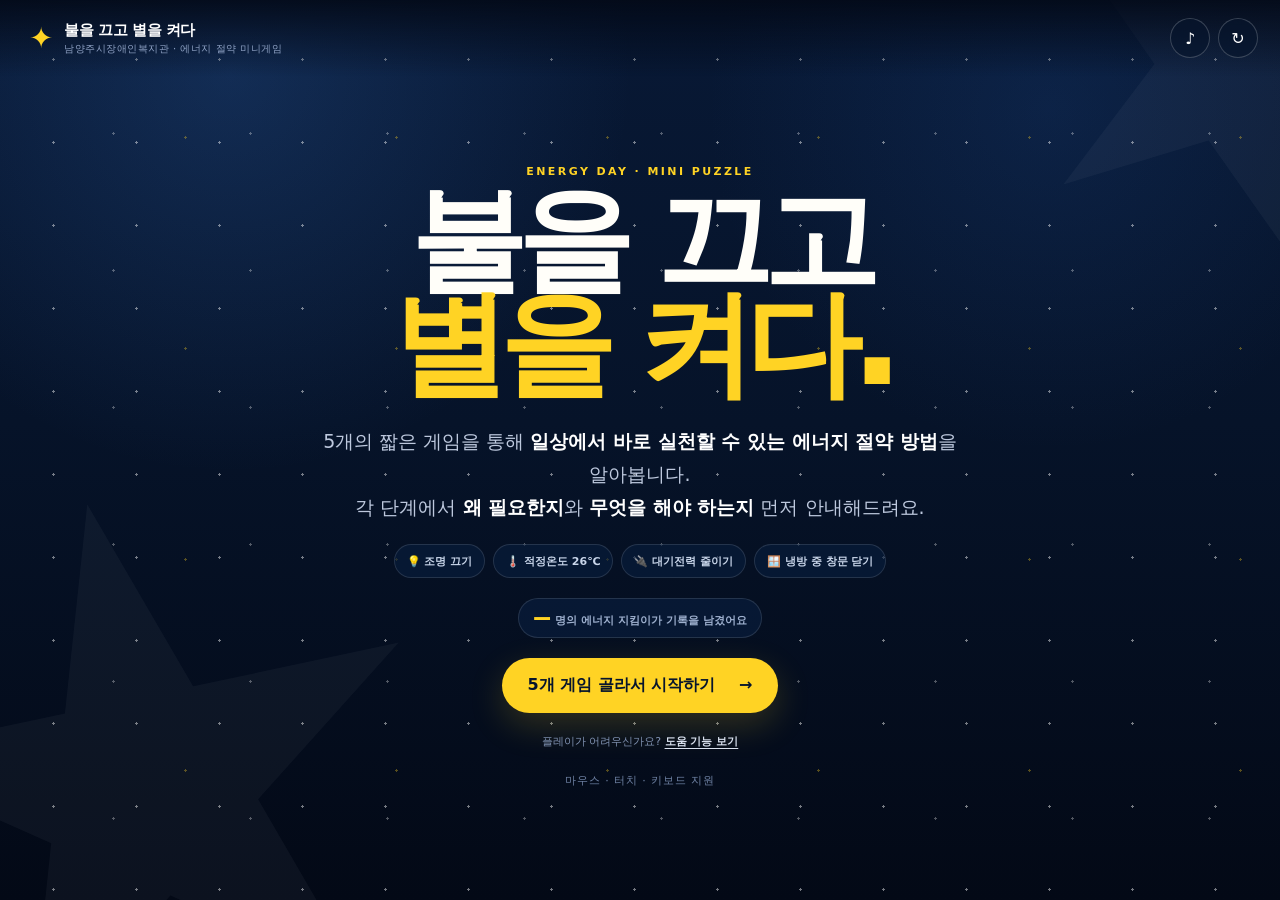
<file: index.html>
<!doctype html>
<html lang="ko">
<head>
  <meta charset="utf-8" />
  <meta name="viewport" content="width=device-width, initial-scale=1, viewport-fit=cover" />
  <meta name="theme-color" content="#07152d" />
  <meta name="description" content="불을 끄고 별을 켜다 - 5개의 짧은 에너지 절약 퍼즐 웹게임" />
  <title>불을 끄고 별을 켜다</title>
  <link rel="stylesheet" href="styles.css" />
</head>
<body>
  <div id="app" class="app-shell">
    <header class="topbar">
      <button id="homeBtn" class="brand" type="button" aria-label="처음 화면으로">
        <span class="brand-star" aria-hidden="true">✦</span>
        <span>
          <strong>불을 끄고 별을 켜다</strong>
          <small id="orgName">에너지 절약 미니게임</small>
        </span>
      </button>
      <div class="top-actions">
        <button id="soundBtn" class="icon-btn" type="button" aria-label="소리 켜기/끄기" aria-pressed="true">♪</button>
        <button id="resetBtn" class="icon-btn" type="button" aria-label="진행상황 초기화">↻</button>
      </div>
    </header>

    <main>
      <section id="introScreen" class="screen intro-screen active" aria-labelledby="introTitle">
        <div class="intro-stars" aria-hidden="true"></div>
        <div class="intro-card">
          <p class="eyebrow">ENERGY DAY · MINI PUZZLE</p>
          <h1 id="introTitle">불을 끄고<br><span>별을 켜다.</span></h1>
          <p class="intro-copy">5개의 짧은 게임을 통해 <b>일상에서 바로 실천할 수 있는 에너지 절약 방법</b>을 알아봅니다.<br>각 단계에서 <b>왜 필요한지</b>와 <b>무엇을 해야 하는지</b> 먼저 안내해드려요.</p>
          <div class="intro-learning" aria-label="게임에서 배우는 에너지 절약 방법">
            <span>💡 조명 끄기</span><span>🌡️ 적정온도 26℃</span><span>🔌 대기전력 줄이기</span><span>🪟 냉방 중 창문 닫기</span>
          </div>
          <div class="intro-community" aria-live="polite"><strong id="publicParticipationCount">—</strong><span>명의 에너지 지킴이가 기록을 남겼어요</span></div>
          <button id="startBtn" class="primary-btn" type="button">5개 게임 골라서 시작하기 <span>→</span></button>
          <button id="resumeBtn" class="resume-btn" type="button" hidden>별 5개 완료 · 기록/공유 화면으로</button>
          <div id="introCompletionNotice" class="intro-completion-notice" hidden aria-live="polite"></div>
          <button id="introHelpBtn" class="intro-help-btn" type="button">플레이가 어려우신가요? <b>도움 기능 보기</b></button>
          <p class="intro-note">마우스 · 터치 · 키보드 지원</p>
        </div>
      </section>

      <section id="selectScreen" class="screen select-screen" aria-labelledby="selectTitle">
        <div class="screen-heading">
          <p class="eyebrow">CHOOSE ANY STAGE</p>
          <h2 id="selectTitle">원하는 게임부터 골라보세요</h2>
          <p class="select-guide-copy">순서와 관계없이 5개를 모두 완료하면 자동으로 참여 화면으로 이동합니다.</p>
          <p><strong id="starCount">0</strong> / 5 STARS</p>
        </div>
        <div id="stageGrid" class="stage-grid" aria-label="스테이지 선택"></div>
        <div class="select-footer">
          <span>별을 찾을수록 밤하늘이 밝아집니다.</span>
          <div id="miniConstellation" class="mini-constellation" aria-hidden="true"></div>
        </div>
      </section>

      <section id="gameScreen" class="screen game-screen" aria-labelledby="stageLabel">
        <div class="game-meta">
          <button id="backBtn" class="text-btn" type="button">← STAGES</button>
          <div>
            <p id="stageLabel" class="stage-label">STAGE 01</p>
            <p id="stageSubtitle" class="stage-subtitle">SWITCH</p>
          </div>
          <div class="game-meta-actions">
            <button id="helpBtn" class="help-btn" type="button" aria-haspopup="dialog">도움</button>
            <button id="hintBtn" class="hint-btn" type="button" aria-expanded="false">HINT ?</button>
          </div>
        </div>

        <aside id="stageGuide" class="stage-guide" aria-live="polite">
          <div class="stage-guide-icon" id="stageGuideIcon" aria-hidden="true">💡</div>
          <div class="stage-guide-copy">
            <p class="stage-guide-kicker" id="stageGuideKicker">오늘의 에너지 실천</p>
            <h3 id="stageGuideTitle">사용하지 않는 불 끄기</h3>
            <p id="stageGuideWhy" class="stage-guide-why">사용하지 않는 조명을 끄면 불필요한 전력 소비를 줄일 수 있어요.</p>
            <p id="stageGuideAction" class="stage-guide-action"><b>해보기</b> 방 안의 스위치를 눌러 불을 꺼보세요.</p>
          </div>
        </aside>

        <div id="gameFrame" class="game-frame" aria-live="polite"></div>
        <p id="hintText" class="hint-text" role="status" aria-live="polite" hidden></p>
        <div id="autoHelpActions" class="auto-help-actions" hidden>
          <button id="assistControlBtn" class="mini-help-btn" type="button">쉬운 조작 켜기</button>
          <button id="alternativeBtn" class="mini-help-btn accent" type="button">다른 방식으로 참여</button>
        </div>
      </section>

      <section id="endingScreen" class="screen ending-screen" aria-labelledby="endingTitle">
        <div class="ending-sky" aria-hidden="true">
          <div class="ending-star big-star"></div>
          <div class="ending-sparkles"></div>
        </div>
        <div class="ending-card ending-card-wide">
          <p class="eyebrow">5 / 5 STARS FOUND</p>
          <h2 id="endingTitle">불을 끄면,<br><span>별이 켜집니다.</span></h2>
          <p>작은 실천이 모이면 밤하늘이 조금 더 선명해집니다.</p>

          <div class="ending-layout">
            <div class="ending-left">
              <div class="pledge-box">
                <span>오늘 배운 에너지 절약 실천</span>
                <ul class="ending-learning-list">
                  <li>💡 사용하지 않는 조명은 바로 끄기</li>
                  <li>🌡️ 여름철 실내 적정온도 26℃ 지키기</li>
                  <li>🔌 사용하지 않는 전자기기의 대기전력 줄이기</li>
                  <li>🪟 냉방 중에는 문과 창문 닫기</li>
                  <li>⭐ 작은 실천을 가족·이웃과 함께 이어가기</li>
                </ul>
                <div class="community-impact"><b id="endingParticipationCount">—</b><small>명의 에너지 지킴이가 기록을 남겼습니다</small></div>
              </div>

              <div class="share-preview" aria-label="클리어 기념 이미지 미리보기">
                <div class="share-preview-stars" aria-hidden="true">✦　★　✦</div>
                <small>ENERGY SAVING CHALLENGE</small>
                <strong>5 / 5 STARS FOUND</strong>
                <b>불을 끄고<br>별을 켜다.</b>
                <span>남양주시장애인복지관</span>
                <em id="previewCode">STAR-------</em>
              </div>
              <p class="share-note">인증 이미지는 1080×1350px로 자동 생성되며 이름·전화번호는 이미지에 포함되지 않습니다.</p>
            </div>

            <div class="ending-right">
              <div id="shareCompletionBanner" class="share-completion-banner" hidden aria-live="polite"></div>
              <div class="event-box">
                <p class="step-kicker">EVENT ENTRY</p>
                <h3>클리어 기록을 남겨주세요.</h3>
                <p class="event-copy">이름과 전화번호만 등록하면 참여코드가 발급됩니다. 운영자는 별도의 관리자 페이지에서 참여코드와 등록 정보를 확인할 수 있습니다.</p>

                <form id="entryForm" class="entry-form" novalidate>
                  <fieldset class="participant-type">
                    <legend>참여자 구분</legend>
                    <label><input type="radio" name="participantType" value="adult" checked /> 만 14세 이상</label>
                    <label><input type="radio" name="participantType" value="guardian" /> 만 14세 미만 참여자의 법정대리인</label>
                  </fieldset>

                  <label class="field-label" for="participantName"><span id="nameLabelText">이름</span>
                    <input id="participantName" name="name" type="text" maxlength="30" autocomplete="name" placeholder="이름을 입력해주세요" required />
                  </label>
                  <label class="field-label" for="participantPhone"><span id="phoneLabelText">전화번호</span>
                    <input id="participantPhone" name="phone" type="tel" inputmode="tel" maxlength="20" autocomplete="tel" placeholder="010-1234-5678" required />
                  </label>

                  <label class="consent-row">
                    <input id="privacyConsent" type="checkbox" required />
                    <span><button id="privacyOpenBtn" class="privacy-link" type="button">개인정보 수집·이용 동의</button> <b>(필수)</b></span>
                  </label>
                  <p id="guardianNote" class="guardian-note">만 14세 미만 참여자는 아동의 개인정보 대신 법정대리인의 이름과 전화번호를 입력해주세요.</p>
                  <input id="websiteField" name="website" type="text" class="hp-field" tabindex="-1" autocomplete="off" aria-hidden="true" />

                  <div id="registrationStatus" class="registration-status" aria-live="polite">
                    <span>참여코드</span>
                    <strong id="participationCode">STAR-------</strong>
                    <small id="registrationStatusText">아직 기록이 등록되지 않았습니다.</small>
                  </div>

                  <div class="event-actions">
                    <button id="registerBtn" class="action-btn record-btn" type="submit">
                      <span class="action-number">01</span>
                      <span><b>나의 에너지 기록 등록하기</b><small>추첨 참여 정보 저장</small></span>
                    </button>
                    <button id="instagramBtn" class="action-btn instagram-btn" type="button">
                      <span class="action-number">02</span>
                      <span><b>Instagram에 인증하기</b><small>인증 이미지 준비 + 게시글 문구 자동 복사</small></span>
                    </button>
                  </div>
                </form>

                <div class="event-rules">
                  <strong>추첨 확인 안내</strong>
                  <p>공개 계정은 참여코드와 캠페인 해시태그로 확인합니다. <b>비공개 계정도 참여 가능</b>하며, 게시 후 참여코드가 보이는 화면을 캡처해 복지관 공식 인스타그램 DM으로 보내주세요.</p>
                  <button id="privateInstagramBtn" class="inline-info-btn" type="button">비공개 계정 인증 방법 보기</button>
                </div>
              </div>
            </div>
          </div>


          <section class="energy-day-callout" aria-label="8월 22일 에너지의 날 전국 동시 소등 안내">
            <div class="energy-day-date" aria-hidden="true"><small>AUG</small><b>22</b></div>
            <div class="energy-day-copy">
              <p class="energy-day-kicker">제23회 에너지의 날 · 전국 동시 소등</p>
              <h3>8월 22일 밤 9시,<br><span>우리도 함께 불을 꺼요.</span></h3>
              <p><b>21:00 ~ 21:10, 딱 10분!</b> 집과 사무실의 사용하지 않는 조명을 끄고 전국 동시 소등에 함께해주세요.</p>
              <div class="energy-day-message"><span aria-hidden="true">✦</span><strong>10분의 어둠이 지구를 위한 별빛이 됩니다.</strong><span aria-hidden="true">✦</span></div>
            </div>
          </section>

          <div id="kioskNextWrap" class="kiosk-next-wrap" hidden>
            <button id="kioskNextBtn" class="primary-btn kiosk-next-btn" type="button">다음 참여자 시작하기 →</button>
            <small>현재 참여자의 게임·입력 정보는 이 기기에 저장하지 않습니다.</small>
          </div>
          <div class="ending-sub-actions">
            <button id="replayBtn" class="text-btn light" type="button">게임 다시 플레이</button>
            <button id="endingStagesBtn" class="text-btn light" type="button">스테이지 선택으로</button>
          </div>
        </div>
      </section>
    </main>

    <dialog id="helpDialog" class="modal-dialog help-dialog" aria-labelledby="helpTitle">
      <div class="modal-head">
        <div>
          <p class="eyebrow">PLAY SUPPORT</p>
          <h2 id="helpTitle">플레이 도움</h2>
        </div>
        <button id="helpCloseBtn" class="modal-close" type="button" aria-label="닫기">×</button>
      </div>
      <div class="modal-body help-body">
        <p>퍼즐 조작이 어렵거나 방법을 찾기 힘들 때 사용할 수 있습니다. 장애 여부와 관계없이 누구나 편하게 이용해주세요.</p>
        <div class="help-options">
          <button id="easyControlBtn" class="help-option" type="button" aria-pressed="false"><b>쉬운 조작</b><span>터치 영역을 키우고, 드래그 퍼즐에는 버튼 조작을 추가합니다.</span></button>
          <button id="showHintNowBtn" class="help-option" type="button"><b>힌트 바로 보기</b><span>현재 스테이지의 구체적인 힌트를 표시합니다.</span></button>
        </div>
        <div id="alternativeParticipation" class="alternative-participation">
          <div class="alternative-head"><b>퍼즐 대신 에너지 절약 실천으로 참여</b><span>조작이 어려운 경우 오늘 실천할 약속을 하나 선택하면 현재 스테이지의 별을 켤 수 있습니다.</span></div>
          <div class="pledge-choice-grid">
            <button class="pledge-choice" type="button" data-pledge="사용하지 않는 조명 끄기">💡 <span>사용하지 않는 조명 끄기</span></button>
            <button class="pledge-choice" type="button" data-pledge="사용하지 않는 플러그와 전자기기 끄기">🔌 <span>사용하지 않는 전자기기 끄기</span></button>
            <button class="pledge-choice" type="button" data-pledge="여름철 실내 적정온도 26℃ 지키기">26° <span>적정온도 26℃ 지키기</span></button>
            <button class="pledge-choice" type="button" data-pledge="냉방 중 창문 닫기">🪟 <span>냉방 중 창문 닫기</span></button>
          </div>
        </div>
      </div>
    </dialog>

    <dialog id="privacyDialog" class="modal-dialog" aria-labelledby="privacyTitle">
      <div class="modal-head">
        <div>
          <p class="eyebrow">PRIVACY</p>
          <h2 id="privacyTitle">개인정보 수집·이용 안내</h2>
        </div>
        <button id="privacyCloseBtn" class="modal-close" type="button" aria-label="닫기">×</button>
      </div>
      <div class="modal-body">
        <p>남양주시장애인복지관은 「불을 끄고 별을 켜다」 캠페인 참여 및 경품 추첨을 위해 아래와 같이 개인정보를 수집·이용합니다.</p>
        <div class="privacy-table" role="table" aria-label="개인정보 수집 이용 내용">
          <div role="row"><strong role="rowheader">수집·이용 목적</strong><span role="cell">캠페인 참여 확인, 인스타그램 공유 이벤트 응모 확인, 당첨자 연락 및 경품 안내</span></div>
          <div role="row"><strong role="rowheader">수집 항목</strong><span role="cell">이름, 휴대전화번호</span></div>
          <div role="row"><strong role="rowheader">보유·이용 기간</strong><span role="cell">경품 지급 및 이의처리 완료 후 지체 없이 파기(최대 30일)</span></div>
          <div role="row"><strong role="rowheader">동의 거부 권리</strong><span role="cell">개인정보 수집·이용 동의를 거부할 수 있습니다. 다만 동의하지 않는 경우 경품 추첨 참여가 제한됩니다.</span></div>
        </div>
        <p class="privacy-extra">경품 배송에 주소가 필요한 경우, 당첨자에게 별도로 안내하고 별도 동의 후 필요한 최소 정보만 추가 수집하는 방식으로 운영하는 것을 권장합니다.</p>
        <p class="privacy-extra"><b>만 14세 미만:</b> 본 페이지에서는 아동의 이름·전화번호를 수집하지 않고, 법정대리인이 법정대리인 본인의 이름·전화번호를 입력해 참여하도록 구성했습니다.</p>
        <p class="privacy-extra">개인정보 관련 문의: 남양주시장애인복지관 · 031-592-7150 · nyjwel@nyjwel.or.kr</p>
        <a class="privacy-policy-link" href="https://nyjwel.or.kr/privacy" target="_blank" rel="noopener noreferrer">복지관 개인정보처리방침 보기 ↗</a>
      </div>
      <div class="modal-foot">
        <button id="privacyAgreeBtn" class="primary-btn compact" type="button">내용을 확인하고 동의</button>
      </div>
    </dialog>

    <dialog id="privateInstagramDialog" class="modal-dialog" aria-labelledby="privateInstagramTitle">
      <div class="modal-head">
        <div>
          <p class="eyebrow">PRIVATE ACCOUNT</p>
          <h2 id="privateInstagramTitle">비공개 계정 인증 방법</h2>
        </div>
        <button id="privateInstagramCloseBtn" class="modal-close" type="button" aria-label="닫기">×</button>
      </div>
      <div class="modal-body">
        <div class="private-steps">
          <div><b>1</b><span>클리어 이미지를 인스타그램 게시물 또는 스토리에 업로드합니다.</span></div>
          <div><b>2</b><span><strong id="privateParticipationCode">STAR-------</strong> 참여코드가 보이도록 업로드 화면을 캡처합니다.</span></div>
          <div><b>3</b><span>캡처 화면을 <strong>남양주시장애인복지관 공식 인스타그램 DM</strong>으로 보내주세요.</span></div>
        </div>
        <p class="privacy-extra">공개 계정은 기존처럼 해시태그와 참여코드로 확인하므로 별도 DM이 필요하지 않습니다.</p>
      </div>
      <div class="modal-foot private-modal-actions">
        <button id="copyPrivateCodeBtn" class="secondary-btn" type="button">참여코드 복사</button>
        <button id="privateInstagramDoneBtn" class="primary-btn compact" type="button">확인</button>
      </div>
    </dialog>

    <dialog id="shareDialog" class="modal-dialog share-dialog" aria-labelledby="shareTitle">
      <div class="modal-head">
        <div>
          <p class="eyebrow">SHARE READY</p>
          <h2 id="shareTitle">Instagram 게시 준비</h2>
        </div>
        <button id="shareCloseBtn" class="modal-close" type="button" aria-label="닫기">×</button>
      </div>
      <div class="modal-body">
        <p id="shareGuideText">인증 이미지와 게시글 문구를 준비했습니다. Instagram에 실제 게시한 뒤 아래의 <b>“게시를 완료했어요”</b> 버튼을 눌러주세요. 이 버튼은 게시 사실을 이용자가 제출하는 단계이며, 최종 이벤트 인증은 복지관에서 게시물 또는 DM을 확인한 뒤 완료됩니다.</p>
        <textarea id="shareCaption" class="share-caption" readonly aria-label="인스타그램 게시글 문구"></textarea>
        <div class="share-dialog-actions">
          <button id="copyCaptionBtn" class="secondary-btn" type="button">게시글 문구 복사</button>
          <button id="downloadCardBtn" class="secondary-btn" type="button">클리어 이미지 저장</button>
        </div>
      </div>
      <div class="modal-foot share-modal-foot">
        <button id="shareDoneBtn" class="secondary-btn" type="button">Instagram 게시를 완료했어요</button>
        <button id="nativeShareBtn" class="primary-btn compact" type="button">Instagram 공유 다시 열기</button>
      </div>
    </dialog>

    <div id="clearOverlay" class="clear-overlay" aria-hidden="true">
      <div class="clear-star" aria-hidden="true"></div>
      <p>STAR FOUND</p>
      <strong id="clearStageText">01 / 05</strong>
      <div class="clear-learning">
        <b id="clearLearningTitle">에너지 절약 실천 완료!</b>
        <span id="clearLearningText">사용하지 않는 불을 끄면 전기를 절약할 수 있어요.</span>
      </div>
    </div>

    <div id="toast" class="toast" role="status" aria-live="polite"></div>
  </div>

  <script src="config.js?v=20260821-current-url"></script>
  <script src="game.js"></script>
</body>
</html>
</file>
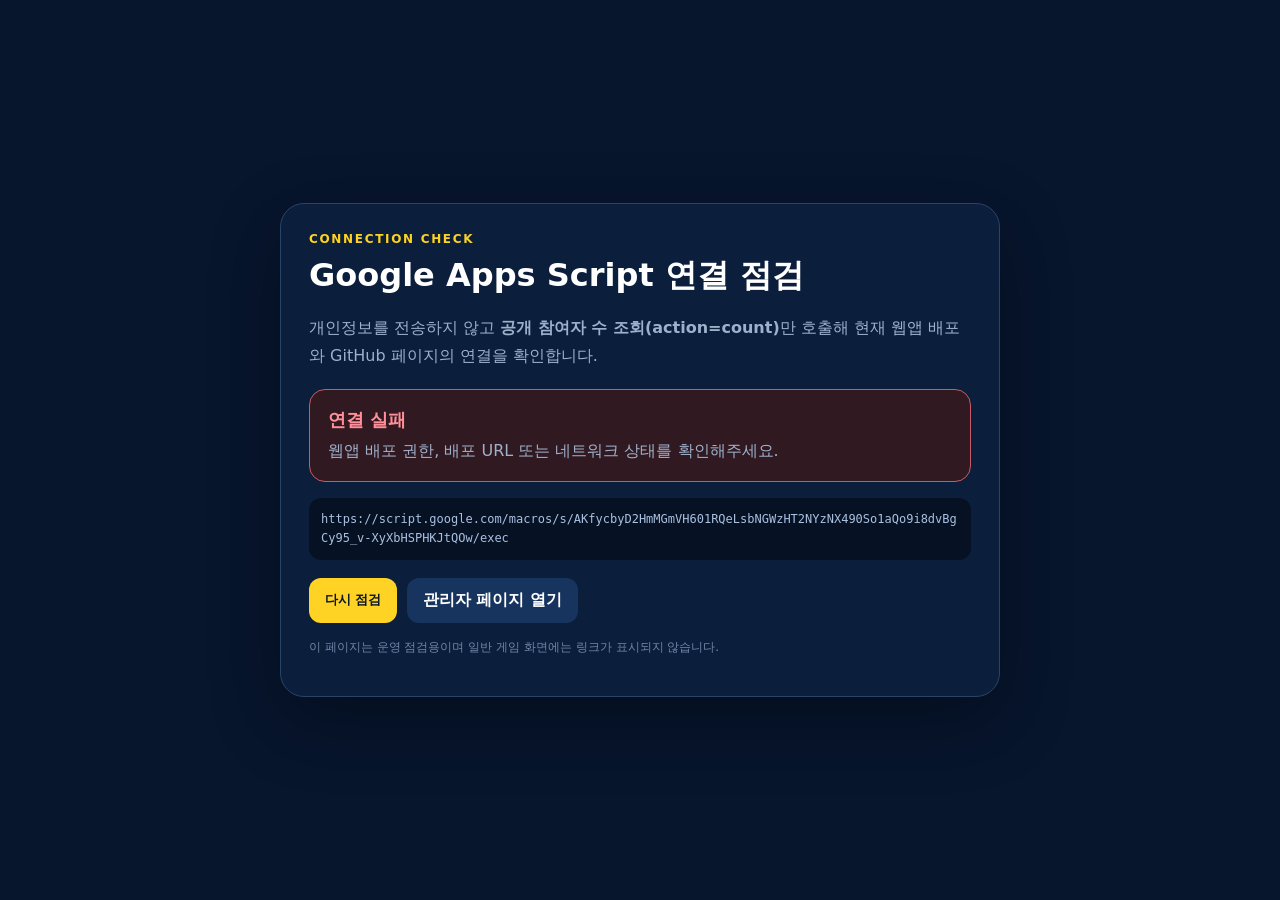
<file: connection-test.html>
<!doctype html>
<html lang="ko">
<head>
  <meta charset="utf-8" />
  <meta name="viewport" content="width=device-width,initial-scale=1" />
  <meta name="robots" content="noindex,nofollow" />
  <title>캠페인 연결 점검</title>
  <style>
    :root{color-scheme:dark}*{box-sizing:border-box}body{margin:0;min-height:100vh;display:grid;place-items:center;padding:24px;background:#07152d;color:#fff;font-family:system-ui,-apple-system,"Noto Sans KR",sans-serif}.card{width:min(720px,100%);padding:28px;border:1px solid #284467;border-radius:24px;background:#0b1e3c;box-shadow:0 24px 70px #0005}.eyebrow{margin:0;color:#ffd324;font-size:12px;font-weight:900;letter-spacing:.14em}h1{margin:8px 0 10px;font-size:32px}.desc{color:#9eb0ca;line-height:1.7}.status{margin-top:20px;padding:18px;border-radius:16px;background:#07152d;border:1px solid #263d5d}.status b{display:block;font-size:18px}.status span{display:block;margin-top:6px;color:#9eb0ca;line-height:1.6}.status.ok{border-color:#3da779;background:#0a2a27}.status.ok b{color:#76e5b3}.status.fail{border-color:#c85b66;background:#311921}.status.fail b{color:#ff9099}.url{margin-top:16px;padding:12px;border-radius:12px;background:#061124;color:#aac0df;font:12px/1.55 ui-monospace,SFMono-Regular,Menlo,monospace;word-break:break-all}.actions{display:flex;gap:10px;flex-wrap:wrap;margin-top:18px}.actions a,.actions button{appearance:none;border:0;border-radius:12px;padding:12px 16px;font-weight:900;text-decoration:none;cursor:pointer}.primary{background:#ffd324;color:#07152d}.secondary{background:#17345e;color:#fff}.meta{margin-top:16px;color:#7186a8;font-size:12px}
  </style>
</head>
<body>
  <main class="card">
    <p class="eyebrow">CONNECTION CHECK</p>
    <h1>Google Apps Script 연결 점검</h1>
    <p class="desc">개인정보를 전송하지 않고 <b>공개 참여자 수 조회(action=count)</b>만 호출해 현재 웹앱 배포와 GitHub 페이지의 연결을 확인합니다.</p>
    <div id="status" class="status"><b>확인 중…</b><span>Apps Script 응답을 기다리고 있습니다.</span></div>
    <div id="url" class="url">config.js 로딩 중…</div>
    <div class="actions">
      <button id="retry" class="primary" type="button">다시 점검</button>
      <a id="admin" class="secondary" href="#" target="_blank" rel="noopener">관리자 페이지 열기</a>
    </div>
    <p class="meta">이 페이지는 운영 점검용이며 일반 게임 화면에는 링크가 표시되지 않습니다.</p>
  </main>
  <script src="config.js?v=20260821-current-url"></script>
  <script>
    (()=>{
      const status=document.getElementById('status');
      const urlBox=document.getElementById('url');
      const admin=document.getElementById('admin');
      const retry=document.getElementById('retry');
      let cleanup=()=>{};
      function run(){
        cleanup();
        const base=window.CAMPAIGN_APP_CONFIG?.appsScriptUrl||'';
        urlBox.textContent=base||'Apps Script URL이 비어 있습니다.';
        status.className='status';
        status.innerHTML='<b>확인 중…</b><span>Apps Script 응답을 기다리고 있습니다.</span>';
        if(!/^https:\/\/script\.google\.com\/macros\/s\/.+\/exec(?:\?.*)?$/.test(base)){
          status.className='status fail';status.innerHTML='<b>연결 설정 오류</b><span>config.js의 appsScriptUrl 형식을 확인해주세요.</span>';return;
        }
        const joiner=base.includes('?')?'&':'?';
        admin.href=`${base}${joiner}page=admin`;
        const cb='energyConnectionCheck_'+Date.now();
        const script=document.createElement('script');
        let timer;
        window[cb]=(data)=>{
          cleanup();
          if(data&&data.ok){status.className='status ok';status.innerHTML=`<b>✓ 연결 정상</b><span>Apps Script가 정상 응답했습니다. 현재 등록 인원: <strong>${Number(data.count||0).toLocaleString()}명</strong></span>`;}
          else{status.className='status fail';status.innerHTML='<b>응답 오류</b><span>Apps Script는 응답했지만 정상 결과를 반환하지 않았습니다.</span>';}
        };
        script.src=`${base}${joiner}action=count&callback=${encodeURIComponent(cb)}&_=${Date.now()}`;
        script.onerror=()=>{cleanup();status.className='status fail';status.innerHTML='<b>연결 실패</b><span>웹앱 배포 권한, 배포 URL 또는 네트워크 상태를 확인해주세요.</span>';};
        document.body.appendChild(script);
        timer=setTimeout(()=>{cleanup();status.className='status fail';status.innerHTML='<b>응답 시간 초과</b><span>10초 안에 응답하지 않았습니다. Apps Script 배포 상태를 확인해주세요.</span>';},10000);
        cleanup=()=>{clearTimeout(timer);script.remove();try{delete window[cb]}catch(_){window[cb]=undefined};cleanup=()=>{};};
      }
      retry.addEventListener('click',run);run();
    })();
  </script>
</body>
</html>
</file>
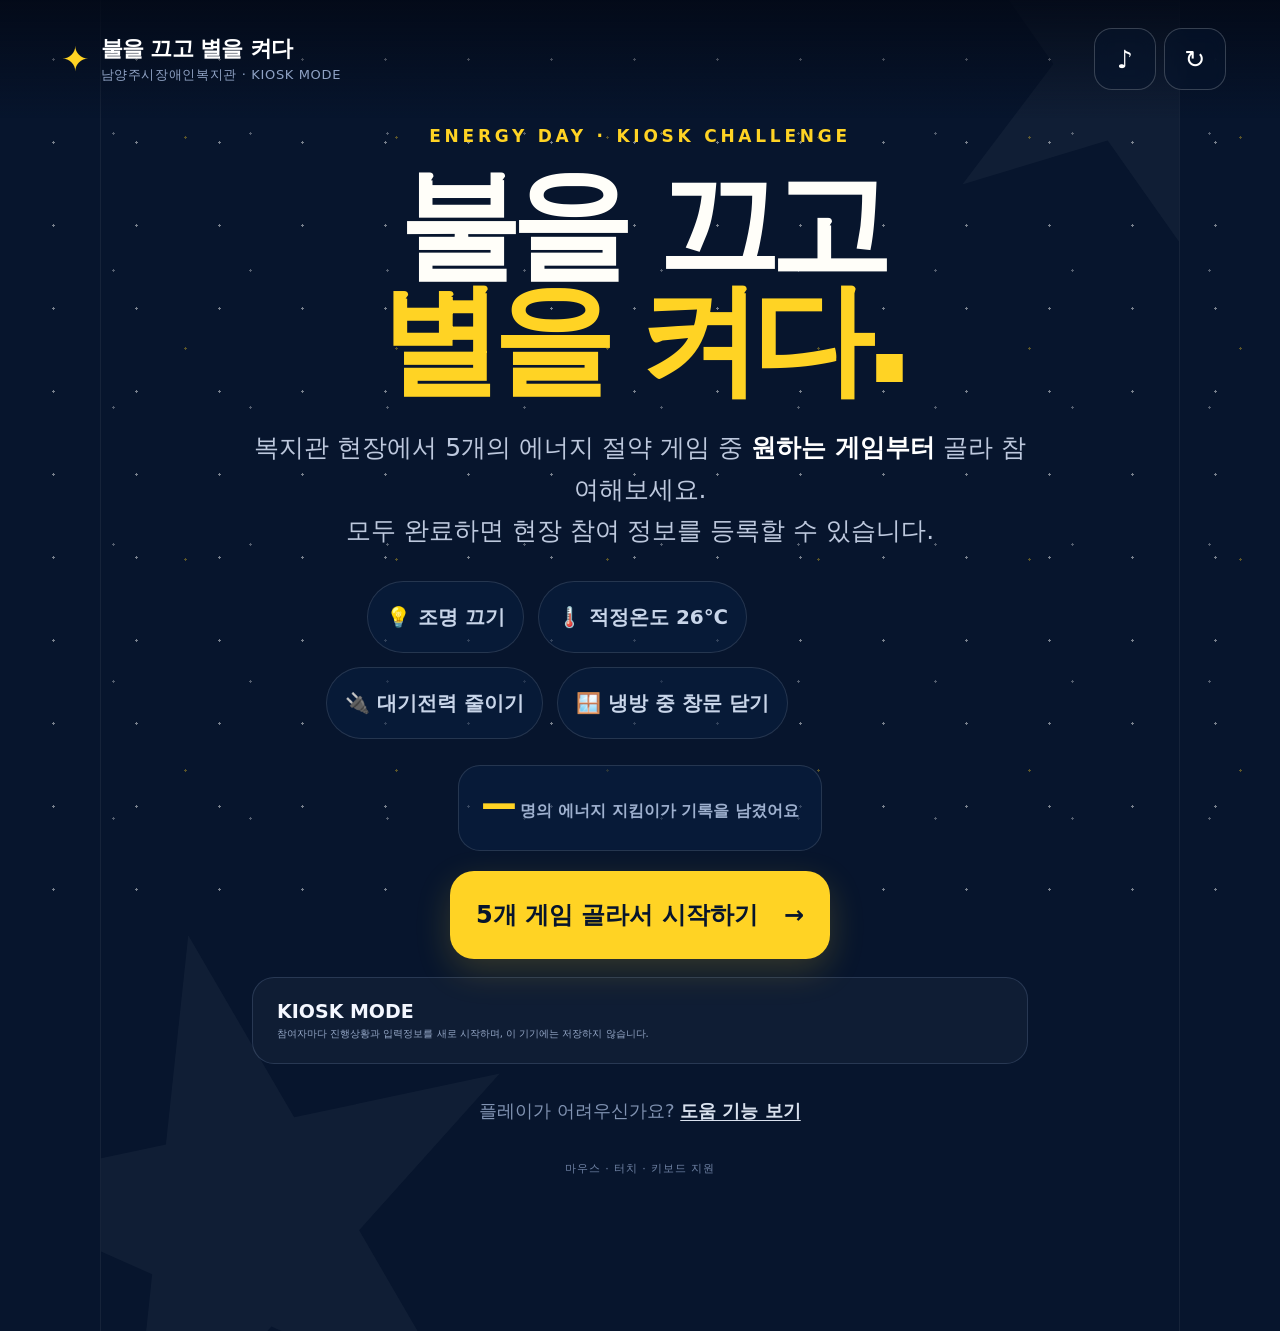
<file: kiosk.html>
<!doctype html>
<html lang="ko">
<head>
  <meta charset="utf-8" />
  <meta name="viewport" content="width=device-width, initial-scale=1, viewport-fit=cover" />
  <meta name="theme-color" content="#07152d" />
  <meta name="description" content="불을 끄고 별을 켜다 - 5개의 짧은 에너지 절약 퍼즐 웹게임" />
  <title>불을 끄고 별을 켜다 · KIOSK</title>
  <link rel="stylesheet" href="styles.css" />
  <link rel="stylesheet" href="kiosk.css" />
</head>
<body class="kiosk-body">
  <div id="app" class="app-shell">
    <header class="topbar">
      <button id="homeBtn" class="brand" type="button" aria-label="처음 화면으로">
        <span class="brand-star" aria-hidden="true">✦</span>
        <span>
          <strong>불을 끄고 별을 켜다</strong>
          <small id="orgName">에너지 절약 미니게임</small>
        </span>
      </button>
      <div class="top-actions">
        <button id="soundBtn" class="icon-btn" type="button" aria-label="소리 켜기/끄기" aria-pressed="true">♪</button>
        <button id="resetBtn" class="icon-btn" type="button" aria-label="진행상황 초기화">↻</button>
      </div>
    </header>

    <main>
      <section id="introScreen" class="screen intro-screen active" aria-labelledby="introTitle">
        <div class="intro-stars" aria-hidden="true"></div>
        <div class="intro-card">
          <p class="eyebrow">ENERGY DAY · KIOSK CHALLENGE</p>
          <h1 id="introTitle">불을 끄고<br><span>별을 켜다.</span></h1>
          <p class="intro-copy">복지관 현장에서 5개의 에너지 절약 게임 중 <b>원하는 게임부터</b> 골라 참여해보세요.<br>모두 완료하면 현장 참여 정보를 등록할 수 있습니다.</p>
          <div class="intro-learning" aria-label="게임에서 배우는 에너지 절약 방법">
            <span>💡 조명 끄기</span><span>🌡️ 적정온도 26℃</span><span>🔌 대기전력 줄이기</span><span>🪟 냉방 중 창문 닫기</span>
          </div>
          <div class="intro-community" aria-live="polite"><strong id="publicParticipationCount">—</strong><span>명의 에너지 지킴이가 기록을 남겼어요</span></div>
          <button id="startBtn" class="primary-btn" type="button">5개 게임 골라서 시작하기 <span>→</span></button>
          <button id="resumeBtn" class="resume-btn" type="button" hidden>별 5개 완료 · 기록/공유 화면으로</button>
          <div id="introCompletionNotice" class="intro-completion-notice" hidden aria-live="polite"></div>
          <button id="introHelpBtn" class="intro-help-btn" type="button">플레이가 어려우신가요? <b>도움 기능 보기</b></button>
          <p class="intro-note">마우스 · 터치 · 키보드 지원</p>
        </div>
      </section>

      <section id="selectScreen" class="screen select-screen" aria-labelledby="selectTitle">
        <div class="screen-heading">
          <p class="eyebrow">CHOOSE ANY STAGE</p>
          <h2 id="selectTitle">원하는 게임부터 골라보세요</h2>
          <p class="select-guide-copy">순서와 관계없이 5개를 모두 완료하면 자동으로 참여 화면으로 이동합니다.</p>
          <p><strong id="starCount">0</strong> / 5 STARS</p>
        </div>
        <div id="stageGrid" class="stage-grid" aria-label="스테이지 선택"></div>
        <div class="select-footer">
          <span>별을 찾을수록 밤하늘이 밝아집니다.</span>
          <div id="miniConstellation" class="mini-constellation" aria-hidden="true"></div>
        </div>
      </section>

      <section id="gameScreen" class="screen game-screen" aria-labelledby="stageLabel">
        <div class="game-meta">
          <button id="backBtn" class="text-btn" type="button">← STAGES</button>
          <div>
            <p id="stageLabel" class="stage-label">STAGE 01</p>
            <p id="stageSubtitle" class="stage-subtitle">SWITCH</p>
          </div>
          <div class="game-meta-actions">
            <button id="helpBtn" class="help-btn" type="button" aria-haspopup="dialog">도움</button>
            <button id="hintBtn" class="hint-btn" type="button" aria-expanded="false">HINT ?</button>
          </div>
        </div>

        <aside id="stageGuide" class="stage-guide" aria-live="polite">
          <div class="stage-guide-icon" id="stageGuideIcon" aria-hidden="true">💡</div>
          <div class="stage-guide-copy">
            <p class="stage-guide-kicker" id="stageGuideKicker">오늘의 에너지 실천</p>
            <h3 id="stageGuideTitle">사용하지 않는 불 끄기</h3>
            <p id="stageGuideWhy" class="stage-guide-why">사용하지 않는 조명을 끄면 불필요한 전력 소비를 줄일 수 있어요.</p>
            <p id="stageGuideAction" class="stage-guide-action"><b>해보기</b> 방 안의 스위치를 눌러 불을 꺼보세요.</p>
          </div>
        </aside>

        <div id="gameFrame" class="game-frame" aria-live="polite"></div>
        <p id="hintText" class="hint-text" role="status" aria-live="polite" hidden></p>
        <div id="autoHelpActions" class="auto-help-actions" hidden>
          <button id="assistControlBtn" class="mini-help-btn" type="button">쉬운 조작 켜기</button>
          <button id="alternativeBtn" class="mini-help-btn accent" type="button">다른 방식으로 참여</button>
        </div>
      </section>

      <section id="endingScreen" class="screen ending-screen" aria-labelledby="endingTitle">
        <div class="ending-sky" aria-hidden="true">
          <div class="ending-star big-star"></div>
          <div class="ending-sparkles"></div>
        </div>
        <div class="ending-card ending-card-wide">
          <p class="eyebrow">5 / 5 STARS FOUND</p>
          <h2 id="endingTitle">불을 끄면,<br><span>별이 켜집니다.</span></h2>
          <p>작은 실천이 모이면 밤하늘이 조금 더 선명해집니다.</p>

          <div class="ending-layout">
            <div class="ending-left">
              <div class="pledge-box">
                <span>오늘 배운 에너지 절약 실천</span>
                <ul class="ending-learning-list">
                  <li>💡 사용하지 않는 조명은 바로 끄기</li>
                  <li>🌡️ 여름철 실내 적정온도 26℃ 지키기</li>
                  <li>🔌 사용하지 않는 전자기기의 대기전력 줄이기</li>
                  <li>🪟 냉방 중에는 문과 창문 닫기</li>
                  <li>⭐ 작은 실천을 가족·이웃과 함께 이어가기</li>
                </ul>
                <div class="community-impact"><b id="endingParticipationCount">—</b><small>명의 에너지 지킴이가 기록을 남겼습니다</small></div>
              </div>

              <div class="share-preview" aria-label="클리어 기념 이미지 미리보기">
                <div class="share-preview-stars" aria-hidden="true">✦　★　✦</div>
                <small>ENERGY SAVING CHALLENGE</small>
                <strong>5 / 5 STARS FOUND</strong>
                <b>불을 끄고<br>별을 켜다.</b>
                <span>남양주시장애인복지관</span>
                <em id="previewCode">STAR-------</em>
              </div>
              <p class="share-note">인증 이미지는 1080×1350px로 자동 생성되며 이름·전화번호는 이미지에 포함되지 않습니다.</p>
            </div>

            <div class="ending-right">
              <div id="shareCompletionBanner" class="share-completion-banner" hidden aria-live="polite"></div>
              <div class="event-box">
                <p class="step-kicker">EVENT ENTRY</p>
                <h3>클리어 기록을 남겨주세요.</h3>
                <p class="event-copy">이름과 전화번호만 등록하면 참여코드가 발급됩니다. 운영자는 별도의 관리자 페이지에서 참여코드와 등록 정보를 확인할 수 있습니다.</p>

                <form id="entryForm" class="entry-form" novalidate>
                  <fieldset class="participant-type">
                    <legend>참여자 구분</legend>
                    <label><input type="radio" name="participantType" value="adult" checked /> 만 14세 이상</label>
                    <label><input type="radio" name="participantType" value="guardian" /> 만 14세 미만 참여자의 법정대리인</label>
                  </fieldset>

                  <label class="field-label" for="participantName"><span id="nameLabelText">이름</span>
                    <input id="participantName" name="name" type="text" maxlength="30" autocomplete="name" placeholder="이름을 입력해주세요" required />
                  </label>
                  <label class="field-label" for="participantPhone"><span id="phoneLabelText">전화번호</span>
                    <input id="participantPhone" name="phone" type="tel" inputmode="tel" maxlength="20" autocomplete="tel" placeholder="010-1234-5678" required />
                  </label>

                  <label class="consent-row">
                    <input id="privacyConsent" type="checkbox" required />
                    <span><button id="privacyOpenBtn" class="privacy-link" type="button">개인정보 수집·이용 동의</button> <b>(필수)</b></span>
                  </label>
                  <p id="guardianNote" class="guardian-note">만 14세 미만 참여자는 아동의 개인정보 대신 법정대리인의 이름과 전화번호를 입력해주세요.</p>
                  <input id="websiteField" name="website" type="text" class="hp-field" tabindex="-1" autocomplete="off" aria-hidden="true" />

                  <div id="registrationStatus" class="registration-status" aria-live="polite">
                    <span>참여코드</span>
                    <strong id="participationCode">STAR-------</strong>
                    <small id="registrationStatusText">아직 기록이 등록되지 않았습니다.</small>
                  </div>

                  <div class="event-actions">
                    <button id="registerBtn" class="action-btn record-btn" type="submit">
                      <span class="action-number">01</span>
                      <span><b>나의 에너지 기록 등록하기</b><small>추첨 참여 정보 저장</small></span>
                    </button>
                    <button id="instagramBtn" class="action-btn instagram-btn" type="button">
                      <span class="action-number">02</span>
                      <span><b>Instagram에 인증하기</b><small>인증 이미지 준비 + 게시글 문구 자동 복사</small></span>
                    </button>
                  </div>
                </form>

                <div class="event-rules">
                  <strong>추첨 확인 안내</strong>
                  <p>공개 계정은 참여코드와 캠페인 해시태그로 확인합니다. <b>비공개 계정도 참여 가능</b>하며, 게시 후 참여코드가 보이는 화면을 캡처해 복지관 공식 인스타그램 DM으로 보내주세요.</p>
                  <button id="privateInstagramBtn" class="inline-info-btn" type="button">비공개 계정 인증 방법 보기</button>
                </div>
              </div>
            </div>
          </div>


          <section class="energy-day-callout" aria-label="8월 22일 에너지의 날 전국 동시 소등 안내">
            <div class="energy-day-date" aria-hidden="true"><small>AUG</small><b>22</b></div>
            <div class="energy-day-copy">
              <p class="energy-day-kicker">제23회 에너지의 날 · 전국 동시 소등</p>
              <h3>8월 22일 밤 9시,<br><span>우리도 함께 불을 꺼요.</span></h3>
              <p><b>21:00 ~ 21:10, 딱 10분!</b> 집과 사무실의 사용하지 않는 조명을 끄고 전국 동시 소등에 함께해주세요.</p>
              <div class="energy-day-message"><span aria-hidden="true">✦</span><strong>10분의 어둠이 지구를 위한 별빛이 됩니다.</strong><span aria-hidden="true">✦</span></div>
            </div>
          </section>

          <div id="kioskNextWrap" class="kiosk-next-wrap" hidden>
            <button id="kioskNextBtn" class="primary-btn kiosk-next-btn" type="button">다음 참여자 시작하기 →</button>
            <small>현재 참여자의 게임·입력 정보는 이 기기에 저장하지 않습니다.</small>
          </div>
          <div class="ending-sub-actions">
            <button id="replayBtn" class="text-btn light" type="button">게임 다시 플레이</button>
            <button id="endingStagesBtn" class="text-btn light" type="button">스테이지 선택으로</button>
          </div>
        </div>
      </section>
    </main>

    <dialog id="helpDialog" class="modal-dialog help-dialog" aria-labelledby="helpTitle">
      <div class="modal-head">
        <div>
          <p class="eyebrow">PLAY SUPPORT</p>
          <h2 id="helpTitle">플레이 도움</h2>
        </div>
        <button id="helpCloseBtn" class="modal-close" type="button" aria-label="닫기">×</button>
      </div>
      <div class="modal-body help-body">
        <p>퍼즐 조작이 어렵거나 방법을 찾기 힘들 때 사용할 수 있습니다. 장애 여부와 관계없이 누구나 편하게 이용해주세요.</p>
        <div class="help-options">
          <button id="easyControlBtn" class="help-option" type="button" aria-pressed="false"><b>쉬운 조작</b><span>터치 영역을 키우고, 드래그 퍼즐에는 버튼 조작을 추가합니다.</span></button>
          <button id="showHintNowBtn" class="help-option" type="button"><b>힌트 바로 보기</b><span>현재 스테이지의 구체적인 힌트를 표시합니다.</span></button>
        </div>
        <div id="alternativeParticipation" class="alternative-participation">
          <div class="alternative-head"><b>퍼즐 대신 에너지 절약 실천으로 참여</b><span>조작이 어려운 경우 오늘 실천할 약속을 하나 선택하면 현재 스테이지의 별을 켤 수 있습니다.</span></div>
          <div class="pledge-choice-grid">
            <button class="pledge-choice" type="button" data-pledge="사용하지 않는 조명 끄기">💡 <span>사용하지 않는 조명 끄기</span></button>
            <button class="pledge-choice" type="button" data-pledge="사용하지 않는 플러그와 전자기기 끄기">🔌 <span>사용하지 않는 전자기기 끄기</span></button>
            <button class="pledge-choice" type="button" data-pledge="여름철 실내 적정온도 26℃ 지키기">26° <span>적정온도 26℃ 지키기</span></button>
            <button class="pledge-choice" type="button" data-pledge="냉방 중 창문 닫기">🪟 <span>냉방 중 창문 닫기</span></button>
          </div>
        </div>
      </div>
    </dialog>

    <dialog id="privacyDialog" class="modal-dialog" aria-labelledby="privacyTitle">
      <div class="modal-head">
        <div>
          <p class="eyebrow">PRIVACY</p>
          <h2 id="privacyTitle">개인정보 수집·이용 안내</h2>
        </div>
        <button id="privacyCloseBtn" class="modal-close" type="button" aria-label="닫기">×</button>
      </div>
      <div class="modal-body">
        <p>남양주시장애인복지관은 「불을 끄고 별을 켜다」 캠페인 참여 및 경품 추첨을 위해 아래와 같이 개인정보를 수집·이용합니다.</p>
        <div class="privacy-table" role="table" aria-label="개인정보 수집 이용 내용">
          <div role="row"><strong role="rowheader">수집·이용 목적</strong><span role="cell">캠페인 참여 확인, 인스타그램 공유 이벤트 응모 확인, 당첨자 연락 및 경품 안내</span></div>
          <div role="row"><strong role="rowheader">수집 항목</strong><span role="cell">이름, 휴대전화번호</span></div>
          <div role="row"><strong role="rowheader">보유·이용 기간</strong><span role="cell">경품 지급 및 이의처리 완료 후 지체 없이 파기(최대 30일)</span></div>
          <div role="row"><strong role="rowheader">동의 거부 권리</strong><span role="cell">개인정보 수집·이용 동의를 거부할 수 있습니다. 다만 동의하지 않는 경우 경품 추첨 참여가 제한됩니다.</span></div>
        </div>
        <p class="privacy-extra">경품 배송에 주소가 필요한 경우, 당첨자에게 별도로 안내하고 별도 동의 후 필요한 최소 정보만 추가 수집하는 방식으로 운영하는 것을 권장합니다.</p>
        <p class="privacy-extra"><b>만 14세 미만:</b> 본 페이지에서는 아동의 이름·전화번호를 수집하지 않고, 법정대리인이 법정대리인 본인의 이름·전화번호를 입력해 참여하도록 구성했습니다.</p>
        <p class="privacy-extra">개인정보 관련 문의: 남양주시장애인복지관 · 031-592-7150 · nyjwel@nyjwel.or.kr</p>
        <a class="privacy-policy-link" href="https://nyjwel.or.kr/privacy" target="_blank" rel="noopener noreferrer">복지관 개인정보처리방침 보기 ↗</a>
      </div>
      <div class="modal-foot">
        <button id="privacyAgreeBtn" class="primary-btn compact" type="button">내용을 확인하고 동의</button>
      </div>
    </dialog>

    <dialog id="privateInstagramDialog" class="modal-dialog" aria-labelledby="privateInstagramTitle">
      <div class="modal-head">
        <div>
          <p class="eyebrow">PRIVATE ACCOUNT</p>
          <h2 id="privateInstagramTitle">비공개 계정 인증 방법</h2>
        </div>
        <button id="privateInstagramCloseBtn" class="modal-close" type="button" aria-label="닫기">×</button>
      </div>
      <div class="modal-body">
        <div class="private-steps">
          <div><b>1</b><span>클리어 이미지를 인스타그램 게시물 또는 스토리에 업로드합니다.</span></div>
          <div><b>2</b><span><strong id="privateParticipationCode">STAR-------</strong> 참여코드가 보이도록 업로드 화면을 캡처합니다.</span></div>
          <div><b>3</b><span>캡처 화면을 <strong>남양주시장애인복지관 공식 인스타그램 DM</strong>으로 보내주세요.</span></div>
        </div>
        <p class="privacy-extra">공개 계정은 기존처럼 해시태그와 참여코드로 확인하므로 별도 DM이 필요하지 않습니다.</p>
      </div>
      <div class="modal-foot private-modal-actions">
        <button id="copyPrivateCodeBtn" class="secondary-btn" type="button">참여코드 복사</button>
        <button id="privateInstagramDoneBtn" class="primary-btn compact" type="button">확인</button>
      </div>
    </dialog>

    <dialog id="shareDialog" class="modal-dialog share-dialog" aria-labelledby="shareTitle">
      <div class="modal-head">
        <div>
          <p class="eyebrow">SHARE READY</p>
          <h2 id="shareTitle">Instagram 게시 준비</h2>
        </div>
        <button id="shareCloseBtn" class="modal-close" type="button" aria-label="닫기">×</button>
      </div>
      <div class="modal-body">
        <p id="shareGuideText">인증 이미지와 게시글 문구를 준비했습니다. Instagram에 실제 게시한 뒤 아래의 <b>“게시를 완료했어요”</b> 버튼을 눌러주세요.</p>
        <textarea id="shareCaption" class="share-caption" readonly aria-label="인스타그램 게시글 문구"></textarea>
        <div class="share-dialog-actions">
          <button id="copyCaptionBtn" class="secondary-btn" type="button">게시글 문구 복사</button>
          <button id="downloadCardBtn" class="secondary-btn" type="button">클리어 이미지 저장</button>
        </div>
      </div>
      <div class="modal-foot share-modal-foot">
        <button id="shareDoneBtn" class="secondary-btn" type="button">Instagram 게시를 완료했어요</button>
        <button id="nativeShareBtn" class="primary-btn compact" type="button">Instagram 공유 다시 열기</button>
      </div>
    </dialog>

    <div id="clearOverlay" class="clear-overlay" aria-hidden="true">
      <div class="clear-star" aria-hidden="true"></div>
      <p>STAR FOUND</p>
      <strong id="clearStageText">01 / 05</strong>
      <div class="clear-learning">
        <b id="clearLearningTitle">에너지 절약 실천 완료!</b>
        <span id="clearLearningText">사용하지 않는 불을 끄면 전기를 절약할 수 있어요.</span>
      </div>
    </div>

    <div id="toast" class="toast" role="status" aria-live="polite"></div>
  </div>

  <script>window.CAMPAIGN_MODE = 'kiosk';</script>
  <script src="config.js?v=20260821-current-url"></script>
  <script src="game.js"></script>
</body>
</html>
</file>
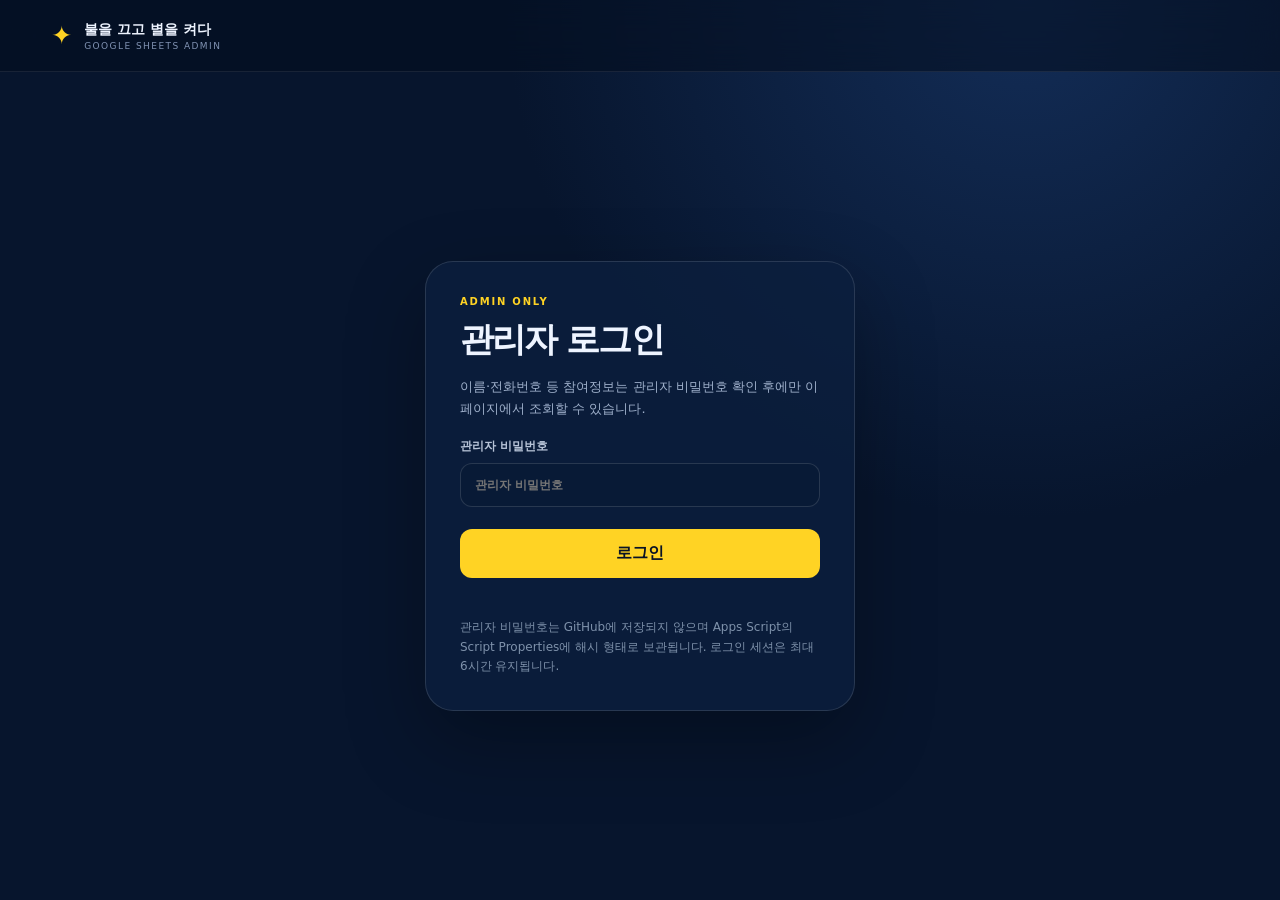
<file: apps-script/Admin.html>
<!doctype html>
<html lang="ko">
<head>
  <meta charset="utf-8" />
  <meta name="viewport" content="width=device-width, initial-scale=1" />
  <meta name="robots" content="noindex,nofollow,noarchive" />
  <meta name="theme-color" content="#07152d" />
  <title>캠페인 관리자 · 불을 끄고 별을 켜다</title>
  <style>*{box-sizing:border-box}html,body{margin:0;min-height:100%;font-family:Inter,Pretendard,"Noto Sans KR",system-ui,-apple-system,sans-serif;background:#07152d;color:#eef4ff}body{min-height:100vh;background:radial-gradient(circle at 80% 0,#132d57 0,transparent 38%),#07152d}button,input,select,textarea{font:inherit}.admin-shell{min-height:100vh}.admin-header{height:72px;padding:0 clamp(18px,4vw,54px);display:flex;align-items:center;justify-content:space-between;border-bottom:1px solid rgba(255,255,255,.08);background:rgba(4,14,32,.58);backdrop-filter:blur(16px);position:sticky;top:0;z-index:20}.admin-brand{display:flex;gap:12px;align-items:center}.brand-star{color:#ffd324;font-size:25px}.admin-brand strong{display:block;font-size:14px}.admin-brand small{display:block;margin-top:2px;color:#8193b3;font-size:9px;letter-spacing:.16em}.header-actions{display:flex;gap:10px;align-items:center}.admin-identity{font-size:11px;color:#98a9c5}.center-panel{min-height:calc(100vh - 72px);display:grid;place-items:center;padding:30px}.login-card{width:min(440px,100%);padding:34px;border:1px solid rgba(255,255,255,.12);border-radius:28px;background:rgba(12,31,62,.78);box-shadow:0 30px 80px rgba(0,0,0,.3)}.eyebrow{margin:0 0 10px;color:#ffd324;font-size:10px;font-weight:900;letter-spacing:.18em}.login-card h1,.dashboard-head h1{margin:0;letter-spacing:-.055em}.login-card h1{font-size:34px}.login-card>p:not(.eyebrow){color:#9fb0cb;line-height:1.7;font-size:13px}.login-card label{display:grid;gap:8px;margin-top:18px;color:#b7c3d7;font-size:12px;font-weight:800}.login-card input,.toolbar input,.toolbar select,.row-note{width:100%;border:1px solid rgba(255,255,255,.13);outline:0;background:#081a36;color:white;border-radius:12px}.login-card input{padding:14px}.login-card input:focus,.toolbar input:focus,.toolbar select:focus,.row-note:focus{border-color:#ffd324;box-shadow:0 0 0 3px rgba(255,211,36,.08)}.primary-btn,.ghost-btn,.danger-btn,.mini-btn{border:0;border-radius:12px;cursor:pointer;font-weight:900}.primary-btn{background:#ffd324;color:#091326;padding:14px 18px}.primary-btn.compact{padding:11px 16px}.login-card .primary-btn{width:100%;margin-top:22px}.ghost-btn{padding:10px 14px;background:rgba(255,255,255,.08);color:#dce6f5}.danger-btn{padding:11px 15px;background:#742d38;color:#fff}.status-text{display:block;min-height:18px;margin-top:10px;color:#ffb2b2;text-align:center}.dashboard{width:min(1480px,100%);margin:0 auto;padding:40px clamp(16px,3vw,40px) 70px}.dashboard-head{display:flex;justify-content:space-between;gap:24px;align-items:flex-end}.dashboard-head h1{font-size:clamp(35px,5vw,60px)}.dashboard-head>div>p:last-child{color:#91a4c3;margin:10px 0 0;font-size:13px}.dashboard-buttons{display:flex;gap:8px;flex-shrink:0}.stats-grid{display:grid;grid-template-columns:repeat(4,1fr);gap:12px;margin:28px 0}.stats-grid article{padding:21px;border:1px solid rgba(255,255,255,.1);border-radius:20px;background:rgba(11,29,58,.68)}.stats-grid span{display:block;color:#8ea1bf;font-size:11px}.stats-grid strong{display:block;margin-top:5px;font-size:30px;letter-spacing:-.05em}.toolbar{display:grid;grid-template-columns:minmax(260px,1fr) 160px 160px auto;gap:10px;align-items:end;margin-bottom:12px}.toolbar label{display:grid;gap:6px;color:#8396b5;font-size:10px;font-weight:900}.toolbar input,.toolbar select{height:43px;padding:0 12px}.toolbar-meta{height:43px;display:flex;align-items:center;justify-content:center;padding:0 15px;border-radius:12px;background:rgba(255,255,255,.06);color:#93a6c4;font-size:11px}.toolbar-meta b{color:#ffd324;margin-right:4px}.table-wrap{position:relative;overflow:auto;border:1px solid rgba(255,255,255,.1);border-radius:18px;background:rgba(5,19,42,.74)}table{width:100%;min-width:1180px;border-collapse:collapse}th{position:sticky;top:0;z-index:2;padding:12px 10px;background:#0e2346;color:#7f94b6;text-align:left;font-size:10px;letter-spacing:.04em}td{padding:11px 10px;border-top:1px solid rgba(255,255,255,.06);vertical-align:middle;font-size:12px}tbody tr:hover{background:rgba(255,255,255,.025)}.code-cell{font-family:ui-monospace,SFMono-Regular,Menlo,monospace;color:#ffd324;font-weight:800;white-space:nowrap}.phone-cell{white-space:nowrap}.date-cell{color:#8ea0bb;white-space:nowrap}.type-badge{display:inline-block;padding:5px 8px;border-radius:999px;background:rgba(255,255,255,.07);color:#b6c3d7;font-size:10px}.row-select{width:118px;padding:8px 9px;border:1px solid rgba(255,255,255,.1);border-radius:9px;background:#0b1d3b;color:white;font-size:11px}.row-note{min-width:150px;padding:8px 9px;resize:vertical;min-height:38px;font-size:11px}.row-actions{display:flex;gap:5px}.mini-btn{padding:8px 9px;background:rgba(255,255,255,.08);color:#c9d4e5;font-size:10px;white-space:nowrap}.mini-btn.delete{background:rgba(199,65,83,.16);color:#ffb3bd}.empty-state{padding:60px;text-align:center;color:#8295b3}.privacy-admin-note{display:flex;align-items:center;justify-content:space-between;gap:24px;margin-top:18px;padding:18px 20px;border:1px solid rgba(255,255,255,.08);border-radius:16px;background:rgba(255,255,255,.035)}.privacy-admin-note strong{font-size:12px}.privacy-admin-note p{margin:5px 0 0;color:#8296b6;font-size:11px}.toast{position:fixed;left:50%;bottom:28px;z-index:50;transform:translate(-50%,20px);opacity:0;pointer-events:none;padding:12px 17px;border-radius:999px;background:#eef3fb;color:#0b1830;font-size:12px;font-weight:800;box-shadow:0 15px 40px rgba(0,0,0,.3);transition:.2s}.toast.show{transform:translate(-50%,0);opacity:1}code{padding:2px 5px;border-radius:5px;background:rgba(255,255,255,.08);color:#ffd324}@media(max-width:850px){.admin-header{height:64px}.admin-identity{display:none}.dashboard{padding-top:25px}.dashboard-head{align-items:flex-start;flex-direction:column}.dashboard-buttons{width:100%}.dashboard-buttons button{flex:1}.stats-grid{grid-template-columns:repeat(2,1fr)}.toolbar{grid-template-columns:1fr 1fr}.search-box{grid-column:1/-1}.toolbar-meta{grid-column:1/-1}.privacy-admin-note{align-items:stretch;flex-direction:column}.privacy-admin-note button{width:100%}}@media(max-width:480px){.admin-brand strong{font-size:12px}.login-card{padding:25px}.stats-grid article{padding:16px}.stats-grid strong{font-size:25px}}

.sheet-link{display:inline-flex;align-items:center;justify-content:center;text-decoration:none}.password-only{max-width:430px}.security-note{margin-top:12px;color:#7e91aa;font-size:12px;line-height:1.6}.spinner{opacity:.7;pointer-events:none}.sheet-badge{font-size:12px;color:#91a8c8}.login-card input{font:inherit}.login-card .primary-btn{width:100%;justify-content:center}</style>
</head>
<body>
  <div class="admin-shell">
    <header class="admin-header">
      <div class="admin-brand">
        <span class="brand-star">✦</span>
        <div><strong>불을 끄고 별을 켜다</strong><small>GOOGLE SHEETS ADMIN</small></div>
      </div>
      <div class="header-actions">
        <span id="adminIdentity" class="admin-identity"></span>
        <button id="logoutBtn" class="ghost-btn" type="button" hidden>로그아웃</button>
      </div>
    </header>

    <main>
      <section id="loginPanel" class="center-panel">
        <form id="loginForm" class="login-card password-only">
          <p class="eyebrow">ADMIN ONLY</p>
          <h1>관리자 로그인</h1>
          <p>이름·전화번호 등 참여정보는 관리자 비밀번호 확인 후에만 이 페이지에서 조회할 수 있습니다.</p>
          <label>관리자 비밀번호
            <input id="adminPassword" type="password" autocomplete="current-password" required placeholder="관리자 비밀번호" />
          </label>
          <button id="loginBtn" class="primary-btn" type="submit">로그인</button>
          <small id="loginStatus" class="status-text" aria-live="polite"></small>
          <div class="security-note">관리자 비밀번호는 GitHub에 저장되지 않으며 Apps Script의 Script Properties에 해시 형태로 보관됩니다. 로그인 세션은 최대 6시간 유지됩니다.</div>
        </form>
      </section>

      <section id="dashboardPanel" class="dashboard" hidden>
        <div class="dashboard-head">
          <div>
            <p class="eyebrow">EVENT ENTRIES</p>
            <h1>참여자 관리</h1>
            <p>Google Sheet에 저장된 참여정보를 불러와 참여코드·인스타 확인·경품 상태를 관리합니다.</p>
          </div>
          <div class="dashboard-buttons">
            <a id="sheetBtn" class="ghost-btn sheet-link" href="#" target="_blank" rel="noopener noreferrer">Google Sheet 열기</a>
            <button id="refreshBtn" class="ghost-btn" type="button">새로고침</button>
            <button id="exportBtn" class="primary-btn compact" type="button">CSV 내보내기</button>
          </div>
        </div>

        <div class="stats-grid">
          <article><span>총 등록</span><strong id="statTotal">0</strong></article>
          <article><span>인스타 확인</span><strong id="statVerified">0</strong></article>
          <article><span>당첨</span><strong id="statWinner">0</strong></article>
          <article><span>오늘 등록</span><strong id="statToday">0</strong></article>
        </div>

        <div class="toolbar">
          <label class="search-box"><span>검색</span><input id="searchInput" type="search" placeholder="이름 · 전화번호 · 참여코드" /></label>
          <label><span>인스타</span><select id="instagramFilter"><option value="all">전체</option><option value="unchecked">확인 전</option><option value="verified">공개 게시물 확인</option><option value="verified_dm">DM 인증 확인</option><option value="invalid">확인 불가</option></select></label>
          <label><span>경품</span><select id="prizeFilter"><option value="all">전체</option><option value="none">미선정</option><option value="winner">당첨</option><option value="contacted">연락 완료</option><option value="sent">지급 완료</option></select></label>
          <div class="toolbar-meta"><b id="visibleCount">0</b>건 표시</div>
        </div>

        <div class="table-wrap">
          <table>
            <thead><tr><th>등록일</th><th>참여코드</th><th>이름</th><th>전화번호</th><th>구분</th><th>인스타</th><th>경품</th><th>관리 메모</th><th></th></tr></thead>
            <tbody id="entryRows"></tbody>
          </table>
          <div id="emptyState" class="empty-state" hidden>조건에 맞는 참여자가 없습니다.</div>
        </div>

        <div class="privacy-admin-note">
          <div><strong>개인정보 관리</strong><p>경품 지급 및 이의처리가 끝나면 고지한 보유기간에 맞춰 이름·전화번호를 삭제해주세요.</p></div>
          <button id="purgeBtn" class="danger-btn" type="button">전체 참여정보 삭제</button>
        </div>
      </section>
    </main>

    <div id="toast" class="toast" role="status" aria-live="polite"></div>
  </div>

<script>
(() => {
  'use strict';
  const els = {
    login: document.getElementById('loginPanel'), dashboard: document.getElementById('dashboardPanel'),
    loginForm: document.getElementById('loginForm'), password: document.getElementById('adminPassword'), loginBtn: document.getElementById('loginBtn'), loginStatus: document.getElementById('loginStatus'),
    identity: document.getElementById('adminIdentity'), logout: document.getElementById('logoutBtn'), sheetBtn: document.getElementById('sheetBtn'), refresh: document.getElementById('refreshBtn'), exportBtn: document.getElementById('exportBtn'), purge: document.getElementById('purgeBtn'),
    search: document.getElementById('searchInput'), instaFilter: document.getElementById('instagramFilter'), prizeFilter: document.getElementById('prizeFilter'), visibleCount: document.getElementById('visibleCount'), rows: document.getElementById('entryRows'), empty: document.getElementById('emptyState'),
    total: document.getElementById('statTotal'), verified: document.getElementById('statVerified'), winner: document.getElementById('statWinner'), today: document.getElementById('statToday'), toast: document.getElementById('toast')
  };

  const TOKEN_KEY = 'energyCampaignAdminToken-v1';
  let token = sessionStorage.getItem(TOKEN_KEY) || '';
  let entries = [];
  let toastTimer = null;
  let busyCount = 0;

  function showToast(text) {
    els.toast.textContent = text; els.toast.classList.add('show'); clearTimeout(toastTimer);
    toastTimer = setTimeout(() => els.toast.classList.remove('show'), 2200);
  }
  function setView(name) {
    els.login.hidden = name !== 'login'; els.dashboard.hidden = name !== 'dashboard'; els.logout.hidden = name !== 'dashboard';
  }
  function setBusy(on) {
    busyCount += on ? 1 : -1; busyCount = Math.max(0, busyCount);
    document.body.classList.toggle('spinner', busyCount > 0);
  }
  function handleFailure(err, fallback='요청을 처리하지 못했습니다.') {
    console.error(err); const msg = String(err && err.message || err || fallback);
    if (/세션|로그인/.test(msg)) logoutLocal('관리자 세션이 만료되었습니다. 다시 로그인해주세요.');
    else showToast(fallback);
  }
  function gas(call) {
    return new Promise((resolve, reject) => {
      setBusy(true);
      call(
        value => { setBusy(false); resolve(value); },
        error => { setBusy(false); reject(error); }
      );
    });
  }
  const api = {
    login: password => gas((ok, bad) => google.script.run.withSuccessHandler(ok).withFailureHandler(bad).adminLogin(password)),
    session: t => gas((ok, bad) => google.script.run.withSuccessHandler(ok).withFailureHandler(bad).adminSession(t)),
    logout: t => gas((ok, bad) => google.script.run.withSuccessHandler(ok).withFailureHandler(bad).adminLogout(t)),
    entries: t => gas((ok, bad) => google.script.run.withSuccessHandler(ok).withFailureHandler(bad).adminGetEntries(t)),
    update: (t,id,field,value) => gas((ok,bad) => google.script.run.withSuccessHandler(ok).withFailureHandler(bad).adminUpdateEntry(t,id,field,value)),
    remove: (t,id) => gas((ok,bad) => google.script.run.withSuccessHandler(ok).withFailureHandler(bad).adminDeleteEntry(t,id)),
    purge: (t,confirmation) => gas((ok,bad) => google.script.run.withSuccessHandler(ok).withFailureHandler(bad).adminPurgeAll(t,confirmation)),
  };

  function formatPhone(value) {
    const d=String(value||'').replace(/\D/g,'');
    if(d.length===11) return `${d.slice(0,3)}-${d.slice(3,7)}-${d.slice(7)}`;
    if(d.length===10) return `${d.slice(0,3)}-${d.slice(3,6)}-${d.slice(6)}`;
    return d;
  }
  function formatDate(iso) {
    if(!iso) return '-';
    try{return new Intl.DateTimeFormat('ko-KR',{month:'2-digit',day:'2-digit',hour:'2-digit',minute:'2-digit',hour12:false}).format(new Date(iso));}catch(_){return iso;}
  }
  function isToday(iso) { const d=new Date(iso), n=new Date(); return d.getFullYear()===n.getFullYear()&&d.getMonth()===n.getMonth()&&d.getDate()===n.getDate(); }
  function escapeHtml(value) { return String(value??'').replace(/[&<>'"]/g,ch=>({'&':'&amp;','<':'&lt;','>':'&gt;',"'":'&#39;','"':'&quot;'}[ch])); }

  function renderStats() {
    els.total.textContent=entries.length.toLocaleString('ko-KR');
    els.verified.textContent=entries.filter(x=>x.instagram_status==='verified'||x.instagram_status==='verified_dm').length.toLocaleString('ko-KR');
    els.winner.textContent=entries.filter(x=>['winner','contacted','sent'].includes(x.prize_status)).length.toLocaleString('ko-KR');
    els.today.textContent=entries.filter(x=>isToday(x.created_at)).length.toLocaleString('ko-KR');
  }
  function filteredEntries() {
    const q=els.search.value.trim().toLowerCase().replace(/-/g,''); const insta=els.instaFilter.value, prize=els.prizeFilter.value;
    return entries.filter(x=>{
      const hay=`${x.participation_code} ${x.name} ${x.phone}`.toLowerCase().replace(/-/g,'');
      return (!q||hay.includes(q))&&(insta==='all'||x.instagram_status===insta)&&(prize==='all'||x.prize_status===prize);
    });
  }
  function renderRows() {
    const list=filteredEntries(); els.visibleCount.textContent=list.length.toLocaleString('ko-KR'); els.empty.hidden=list.length!==0;
    els.rows.innerHTML=list.map(x=>`<tr data-id="${escapeHtml(x.id)}">
      <td class="date-cell">${escapeHtml(formatDate(x.created_at))}</td>
      <td class="code-cell"><button class="mini-btn copy-code" data-code="${escapeHtml(x.participation_code)}">${escapeHtml(x.participation_code)}</button></td>
      <td><strong>${escapeHtml(x.name)}</strong></td>
      <td class="phone-cell">${escapeHtml(formatPhone(x.phone))}</td>
      <td><span class="type-badge">${x.participant_type==='guardian'?'법정대리인':'만 14세 이상'}</span></td>
      <td><select class="row-select insta-status" data-id="${escapeHtml(x.id)}"><option value="unchecked" ${x.instagram_status==='unchecked'?'selected':''}>확인 전</option><option value="verified" ${x.instagram_status==='verified'?'selected':''}>공개 게시물</option><option value="verified_dm" ${x.instagram_status==='verified_dm'?'selected':''}>DM 인증</option><option value="invalid" ${x.instagram_status==='invalid'?'selected':''}>확인 불가</option></select></td>
      <td><select class="row-select prize-status" data-id="${escapeHtml(x.id)}"><option value="none" ${x.prize_status==='none'?'selected':''}>미선정</option><option value="winner" ${x.prize_status==='winner'?'selected':''}>당첨</option><option value="contacted" ${x.prize_status==='contacted'?'selected':''}>연락 완료</option><option value="sent" ${x.prize_status==='sent'?'selected':''}>지급 완료</option></select></td>
      <td><textarea class="row-note" data-id="${escapeHtml(x.id)}" rows="1" maxlength="300" placeholder="메모">${escapeHtml(x.admin_note||'')}</textarea></td>
      <td><div class="row-actions"><button class="mini-btn save-note" data-id="${escapeHtml(x.id)}">메모저장</button><button class="mini-btn delete delete-row" data-id="${escapeHtml(x.id)}">삭제</button></div></td>
    </tr>`).join('');
  }

  async function loadEntries() {
    els.refresh.disabled=true;
    try { entries=await api.entries(token)||[]; renderStats(); renderRows(); }
    catch(err){handleFailure(err,'참여자 정보를 불러오지 못했습니다.');}
    finally{els.refresh.disabled=false;}
  }
  async function updateEntry(id,field,value,successText) {
    try {
      await api.update(token,id,field,value);
      const i=entries.findIndex(x=>x.id===id); if(i>=0) entries[i]={...entries[i],[field]:value};
      renderStats(); if(successText) showToast(successText); return true;
    } catch(err){handleFailure(err,'저장하지 못했습니다.'); await loadEntries(); return false;}
  }
  async function deleteEntry(id) {
    const row=entries.find(x=>x.id===id); if(!row)return;
    if(!confirm(`${row.name} (${row.participation_code}) 참여정보를 삭제할까요?\n삭제 후 복구할 수 없습니다.`))return;
    try{await api.remove(token,id); entries=entries.filter(x=>x.id!==id); renderStats(); renderRows(); showToast('삭제했습니다.');}
    catch(err){handleFailure(err,'삭제하지 못했습니다.');}
  }
  function csvEscape(value){const v=String(value??'');return /[",\n]/.test(v)?`"${v.replace(/"/g,'""')}"`:v;}
  function exportCsv(){
    const list=filteredEntries(); const header=['등록일시','참여코드','구분','이름','전화번호','인스타확인','경품상태','관리메모'];
    const im={unchecked:'확인 전',verified:'공개 게시물 확인',verified_dm:'DM 인증 확인',invalid:'확인 불가'}, pm={none:'미선정',winner:'당첨',contacted:'연락 완료',sent:'지급 완료'};
    const lines=[header,...list.map(x=>[x.created_at,x.participation_code,x.participant_type==='guardian'?'법정대리인':'만 14세 이상',x.name,formatPhone(x.phone),im[x.instagram_status],pm[x.prize_status],x.admin_note])].map(r=>r.map(csvEscape).join(','));
    const blob=new Blob(['\ufeff'+lines.join('\r\n')],{type:'text/csv;charset=utf-8'}), a=document.createElement('a'); a.href=URL.createObjectURL(blob); a.download=`energy-campaign-${new Date().toISOString().slice(0,10)}.csv`; a.click(); setTimeout(()=>URL.revokeObjectURL(a.href),1000); showToast(`${list.length}건을 CSV로 내보냈습니다.`);
  }
  async function purgeAll(){
    if(!entries.length){showToast('삭제할 참여정보가 없습니다.');return;}
    const typed=prompt(`현재 ${entries.length}건의 이름·전화번호를 전부 삭제합니다.\n계속하려면 정확히 "전체삭제"라고 입력해주세요.`); if(typed!=='전체삭제')return;
    try{const r=await api.purge(token,typed); entries=[];renderStats();renderRows();showToast(`${r.deleted||0}건을 삭제했습니다.`);}catch(err){handleFailure(err,'전체 삭제에 실패했습니다.');}
  }
  function logoutLocal(message='') { token='';sessionStorage.removeItem(TOKEN_KEY);entries=[];els.identity.textContent='';els.password.value='';setView('login');if(message)els.loginStatus.textContent=message; }
  async function enterDashboard(sheetUrl) { els.identity.textContent='관리자'; if(sheetUrl)els.sheetBtn.href=sheetUrl; els.loginStatus.textContent='';setView('dashboard');await loadEntries(); }

  els.loginForm.addEventListener('submit',async e=>{
    e.preventDefault(); els.loginBtn.disabled=true; els.loginStatus.textContent='로그인 확인 중…';
    try{const r=await api.login(els.password.value); if(!r||!r.ok){els.loginStatus.textContent=r?.message||'비밀번호를 확인해주세요.';return;} token=r.token;sessionStorage.setItem(TOKEN_KEY,token);els.password.value='';await enterDashboard(r.sheetUrl);}
    catch(err){console.error(err);els.loginStatus.textContent='로그인 처리 중 오류가 발생했습니다.';}finally{els.loginBtn.disabled=false;}
  });
  els.logout.addEventListener('click',async()=>{try{if(token)await api.logout(token);}catch(_){}logoutLocal();});
  els.refresh.addEventListener('click',loadEntries); els.exportBtn.addEventListener('click',exportCsv); els.purge.addEventListener('click',purgeAll);
  [els.search,els.instaFilter,els.prizeFilter].forEach(el=>el.addEventListener(el.tagName==='INPUT'?'input':'change',renderRows));
  els.rows.addEventListener('click',async e=>{
    const copy=e.target.closest('.copy-code');if(copy){try{await navigator.clipboard.writeText(copy.dataset.code);}catch(_){}showToast('참여코드를 복사했습니다.');return;}
    const save=e.target.closest('.save-note');if(save){const note=els.rows.querySelector(`.row-note[data-id="${CSS.escape(save.dataset.id)}"]`);await updateEntry(save.dataset.id,'admin_note',note.value.trim(),'메모를 저장했습니다.');return;}
    const del=e.target.closest('.delete-row');if(del)await deleteEntry(del.dataset.id);
  });
  els.rows.addEventListener('change',async e=>{
    if(e.target.matches('.insta-status'))await updateEntry(e.target.dataset.id,'instagram_status',e.target.value,'인스타 확인 상태를 저장했습니다.');
    if(e.target.matches('.prize-status'))await updateEntry(e.target.dataset.id,'prize_status',e.target.value,'경품 상태를 저장했습니다.');
  });

  (async function init(){
    setView('login');
    if(!token)return;
    try{const r=await api.session(token);if(r&&r.ok)await enterDashboard(r.sheetUrl);else logoutLocal();}catch(_){logoutLocal();}
  })();
})();
</script>
</body>
</html>
</file>
<file: styles.css>
:root {
  --ink: #07152d;
  --ink-2: #0b2146;
  --paper: #f4f1e9;
  --white: #fffef9;
  --yellow: #ffd324;
  --yellow-2: #ffb400;
  --blue: #69b8ff;
  --muted: #75809a;
  --line: rgba(255,255,255,.15);
  --shadow: 0 24px 80px rgba(0,0,0,.26);
  --radius: 28px;
}

* { box-sizing: border-box; }
html, body { margin: 0; min-height: 100%; background: #030916; }
body {
  min-height: 100dvh;
  font-family: Pretendard, "Noto Sans KR", "Apple SD Gothic Neo", Inter, system-ui, -apple-system, sans-serif;
  color: var(--white);
  overflow-x: hidden;
  -webkit-tap-highlight-color: transparent;
}
button { font: inherit; }
button:focus-visible { outline: 3px solid var(--yellow); outline-offset: 4px; }

.app-shell {
  min-height: 100dvh;
  position: relative;
  background:
    radial-gradient(circle at 18% 8%, rgba(55,114,195,.23), transparent 30%),
    radial-gradient(circle at 82% 12%, rgba(32,79,150,.2), transparent 26%),
    linear-gradient(180deg, #081936 0%, #061329 47%, #030916 100%);
}
.app-shell::before {
  content: "";
  position: fixed; inset: 0; pointer-events: none; opacity: .48;
  background-image:
    radial-gradient(circle, rgba(255,255,255,.95) 0 1px, transparent 1.2px),
    radial-gradient(circle, rgba(255,255,255,.65) 0 1px, transparent 1.2px),
    radial-gradient(circle, rgba(255,211,36,.7) 0 1px, transparent 1.2px);
  background-size: 83px 83px, 137px 137px, 211px 211px;
  background-position: 12px 18px, 45px 65px, 80px 32px;
}

.topbar {
  position: fixed; z-index: 50; top: 0; left: 0; right: 0;
  height: 76px; padding: 0 max(22px, env(safe-area-inset-left));
  display: flex; align-items: center; justify-content: space-between;
  background: linear-gradient(180deg, rgba(3,9,22,.88), rgba(3,9,22,0));
  pointer-events: none;
}
.topbar button { pointer-events: auto; }
.brand {
  display: flex; gap: 11px; align-items: center; border: 0; background: none; color: white; padding: 7px; cursor: pointer; text-align: left;
}
.brand-star { color: var(--yellow); font-size: 29px; line-height: 1; }
.brand strong { display: block; font-size: 15px; letter-spacing: -.03em; }
.brand small { display: block; margin-top: 2px; color: #8fa2c4; font-size: 10px; letter-spacing: .05em; }
.top-actions { display: flex; gap: 8px; }
.icon-btn {
  width: 40px; height: 40px; border-radius: 50%; color: white; border: 1px solid rgba(255,255,255,.2); background: rgba(7,21,45,.55); backdrop-filter: blur(8px); cursor: pointer;
}
.icon-btn[aria-pressed="false"] { opacity: .45; }

.screen { display: none; min-height: 100dvh; position: relative; z-index: 2; padding: 92px 24px 28px; }
.screen.active { display: flex; }
.eyebrow { margin: 0 0 10px; font-size: 11px; font-weight: 800; letter-spacing: .22em; color: var(--yellow); }

/* intro */
.intro-screen { align-items: center; justify-content: center; text-align: center; overflow: hidden; }
.intro-card { width: min(650px, 100%); position: relative; z-index: 2; }
.intro-card h1 { margin: 0; font-size: clamp(56px, 11vw, 116px); line-height: .9; letter-spacing: -.075em; font-weight: 950; }
.intro-card h1 span { color: var(--yellow); }
.intro-copy { color: #bdc8dd; font-size: clamp(15px, 2.7vw, 19px); line-height: 1.75; margin: 28px 0 30px; }
.primary-btn {
  min-width: 200px; border: 0; border-radius: 999px; padding: 17px 26px; font-weight: 900; color: var(--ink); background: var(--yellow); cursor: pointer; box-shadow: 0 12px 35px rgba(255,211,36,.18); transition: transform .18s ease, box-shadow .18s ease;
}
.primary-btn:hover { transform: translateY(-2px); box-shadow: 0 15px 42px rgba(255,211,36,.28); }
.primary-btn span { margin-left: 18px; }
.intro-note { margin-top: 16px; color: #7083a5; font-size: 11px; letter-spacing: .08em; }
.intro-stars::before, .intro-stars::after { content: "★"; position: absolute; color: rgba(255,255,255,.04); font-size: min(66vw, 720px); line-height: 1; }
.intro-stars::before { left: -14vw; bottom: -18vw; transform: rotate(-12deg); }
.intro-stars::after { right: -22vw; top: -24vw; transform: rotate(19deg) scale(.72); }

/* selection */
.select-screen { flex-direction: column; justify-content: center; width: min(980px, 100%); margin: auto; }
.screen-heading { display: grid; grid-template-columns: 1fr auto; align-items: end; gap: 0 20px; margin-bottom: 28px; }
.screen-heading .eyebrow { grid-column: 1 / -1; }
.screen-heading h2 { margin: 0; font-size: clamp(38px, 7vw, 72px); letter-spacing: -.055em; line-height: .95; }
.screen-heading > p:last-child { margin: 0 0 7px; color: #8798b8; font-size: 13px; }
.screen-heading strong { color: var(--yellow); font-size: 25px; }
.stage-grid { display: grid; grid-template-columns: repeat(5, 1fr); gap: 12px; }
.stage-tile {
  aspect-ratio: 1 / 1.05; position: relative; border-radius: 24px; border: 1px solid rgba(255,255,255,.15); overflow: hidden; padding: 18px; background: rgba(12,31,62,.73); color: white; cursor: pointer; text-align: left; transition: transform .18s ease, border-color .18s ease, background .18s ease;
}
.stage-tile:hover:not(:disabled) { transform: translateY(-5px); border-color: rgba(255,211,36,.55); background: rgba(15,39,78,.95); }
.stage-tile:disabled { cursor: not-allowed; opacity: .35; filter: grayscale(.5); }
.stage-number { display: block; font-size: 12px; color: #8194b7; letter-spacing: .08em; }
.stage-name { position: absolute; left: 18px; bottom: 17px; font-size: clamp(13px, 1.5vw, 17px); font-weight: 900; letter-spacing: -.02em; }
.stage-icon { position: absolute; right: 14px; top: 10px; font-size: clamp(44px, 6vw, 78px); line-height: 1; color: rgba(255,255,255,.06); }
.stage-tile.cleared { border-color: rgba(255,211,36,.45); }
.stage-tile.cleared .stage-icon { color: var(--yellow); opacity: .95; transform: scale(.58); transform-origin: top right; }
.stage-tile.cleared::after { content: "FOUND"; position: absolute; top: 18px; left: 18px; color: var(--yellow); font-size: 9px; font-weight: 900; letter-spacing: .15em; }
.stage-tile.cleared .stage-number { visibility: hidden; }
.select-footer { display: flex; justify-content: space-between; align-items: center; margin-top: 20px; color: #7f90af; font-size: 12px; }
.mini-constellation { display: flex; gap: 6px; }
.mini-constellation i { width: 8px; height: 8px; background: #42516f; transform: rotate(45deg); transition: .35s; }
.mini-constellation i.on { background: var(--yellow); box-shadow: 0 0 14px rgba(255,211,36,.7); }

/* game */
.game-screen { flex-direction: column; align-items: center; justify-content: center; padding-top: 86px; }
.game-meta { width: min(860px, 100%); display: grid; grid-template-columns: 1fr auto 1fr; align-items: center; margin: 0 0 13px; }
.game-meta > div { text-align: center; }
.stage-label { margin: 0; font-size: 10px; color: #7f91b2; font-weight: 800; letter-spacing: .18em; }
.stage-subtitle { margin: 2px 0 0; font-size: 19px; font-weight: 950; letter-spacing: .08em; }
.text-btn, .hint-btn { border: 0; background: none; color: #8da0c2; font-size: 11px; letter-spacing: .07em; font-weight: 800; cursor: pointer; padding: 10px 0; }
.text-btn { justify-self: start; }
.hint-btn { justify-self: end; }
.text-btn:hover, .hint-btn:hover { color: white; }
.game-frame {
  width: min(860px, 100%); aspect-ratio: 16 / 9; min-height: 330px; max-height: calc(100dvh - 190px); position: relative; overflow: hidden; border-radius: var(--radius); background: #f4f1e9; color: var(--ink); box-shadow: var(--shadow); user-select: none; touch-action: none;
}
.hint-text { max-width: 760px; margin: 13px auto 0; padding: 10px 16px; border-radius: 999px; background: rgba(255,255,255,.08); color: #b4bfd2; font-size: 12px; text-align: center; }

/* shared stage visuals */
.stage-scene { position: absolute; inset: 0; overflow: hidden; }
.scene-caption { position: absolute; left: 22px; bottom: 18px; color: rgba(7,21,45,.46); font-size: 10px; letter-spacing: .12em; font-weight: 800; }
.star-shape { clip-path: polygon(50% 0%, 61% 34%, 98% 35%, 68% 56%, 79% 92%, 50% 71%, 21% 92%, 32% 56%, 2% 35%, 39% 34%); }

/* Stage 1 */
.room-stage { background: linear-gradient(180deg, #f8edc8 0 68%, #d4b183 68%); transition: background .65s ease; }
.room-stage.off { background: linear-gradient(180deg, #0c1832 0 68%, #11192b 68%); }
.room-window { position: absolute; left: 10%; top: 13%; width: 30%; height: 43%; border: 13px solid #e7dcc1; background: linear-gradient(#82c6eb, #c8ebf8); box-shadow: inset 0 0 0 3px #c4b99f; overflow: hidden; transition: .6s; }
.room-window::before, .room-window::after { content: ""; position: absolute; background: #e7dcc1; z-index: 3; }
.room-window::before { width: 8px; height: 100%; left: calc(50% - 4px); }
.room-window::after { height: 8px; width: 100%; top: calc(50% - 4px); }
.room-stage.off .room-window { background: radial-gradient(circle at 60% 25%, #263f69, #081226 70%); border-color: #1d2940; box-shadow: inset 0 0 0 3px #050b17; }
.window-star { position: absolute; width: 30%; aspect-ratio: 1; left: 58%; top: 27%; background: var(--yellow); filter: drop-shadow(0 0 14px rgba(255,211,36,.9)); opacity: 0; transform: scale(.3) rotate(-25deg); transition: .55s .25s cubic-bezier(.2,.8,.2,1); }
.room-stage.off .window-star { opacity: 1; transform: scale(1) rotate(0); }
.room-table { position: absolute; right: 12%; bottom: 20%; width: 34%; height: 8%; background: #8d643f; border-radius: 6px 6px 0 0; }
.room-table::before, .room-table::after { content: ""; position: absolute; top: 100%; width: 6%; height: 140%; background: #69492f; }
.room-table::before { left: 8%; } .room-table::after { right: 8%; }
.desk-lamp { position: absolute; right: 25%; bottom: 28%; width: 17%; height: 29%; }
.lamp-base { position: absolute; bottom: 0; left: 32%; width: 43%; height: 8%; border-radius: 50%; background: #23334e; }
.lamp-arm { position: absolute; bottom: 6%; left: 50%; width: 5%; height: 62%; background: #31425e; transform: rotate(-18deg); transform-origin: bottom; }
.lamp-head { position: absolute; top: 4%; left: 28%; width: 50%; height: 25%; background: #31425e; border-radius: 60% 60% 22% 22%; transform: rotate(-15deg); }
.light-cone { position: absolute; left: 7%; top: 21%; width: 86%; height: 78%; background: linear-gradient(180deg, rgba(255,243,168,.68), rgba(255,243,168,0)); clip-path: polygon(31% 0, 63% 0, 100% 100%, 0 100%); opacity: 1; transition: .45s; pointer-events: none; }
.room-stage.off .light-cone { opacity: 0; }
.wall-switch { position: absolute; left: 49%; top: 39%; width: 55px; height: 78px; background: #e9e4d7; border: 1px solid #c9c2b4; border-radius: 6px; box-shadow: 0 6px 15px rgba(40,33,18,.12); cursor: pointer; }
.wall-switch::before { content: ""; position: absolute; left: 17px; top: 17px; width: 19px; height: 42px; background: #fbfaf5; border: 1px solid #cfc9bc; border-radius: 3px; box-shadow: inset 0 -5px 8px rgba(0,0,0,.07); transition: .25s; }
.room-stage.off .wall-switch::before { transform: rotateX(180deg); box-shadow: inset 0 5px 8px rgba(0,0,0,.1); }

/* Stage 2 */
.thermo-stage { display: grid; place-items: center; background: radial-gradient(circle at 50% 40%, #f7fafb 0, #e8f1f4 68%, #d5e5e8 100%); }
.thermo-unit { width: min(68%, 420px); aspect-ratio: 1.55; border-radius: 30px; background: #fdfefd; border: 1px solid #cbd9dc; box-shadow: 0 26px 60px rgba(54,91,100,.18), inset 0 -10px 25px rgba(87,130,140,.06); position: relative; display: grid; place-items: center; }
.thermo-display { font-variant-numeric: tabular-nums; font-size: clamp(68px, 13vw, 120px); font-weight: 300; letter-spacing: -.07em; color: #1d4451; line-height: 1; }
.thermo-display small { font-size: .32em; vertical-align: top; margin-left: 4px; }
.thermo-arrows { position: absolute; right: 8%; top: 50%; transform: translateY(-50%); display: grid; gap: 12px; }
.temp-btn { width: 44px; height: 44px; border: 1px solid #c9d7da; background: white; color: #315b65; border-radius: 50%; cursor: pointer; font-size: 20px; }
.thermo-led { position: absolute; left: 7%; top: 14%; width: 8px; height: 8px; border-radius: 50%; background: #61a8be; box-shadow: 0 0 8px #61a8be; }
.thermo-star { position: absolute; width: 80px; aspect-ratio: 1; background: var(--yellow); opacity: 0; transform: scale(.2); transition: .5s cubic-bezier(.2,.9,.2,1.2); filter: drop-shadow(0 0 12px rgba(255,211,36,.7)); }
.thermo-stage.solved .thermo-display { opacity: .08; }
.thermo-stage.solved .thermo-arrows { opacity: 0; }
.thermo-stage.solved .thermo-star { opacity: 1; transform: scale(1); }
.thermo-message { position: absolute; bottom: 12%; text-align: center; color: #62808a; font-size: 12px; opacity: 0; transition: .4s .15s; }
.thermo-stage.solved .thermo-message { opacity: 1; }

/* Stage 3 */
.standby-stage { background: #0c1220; display: grid; place-items: center; }
.standby-board { position: relative; width: min(82%, 600px); aspect-ratio: 1.58; border: 1px solid #273146; border-radius: 22px; background: linear-gradient(145deg, #171f2f, #0d1422); box-shadow: inset 0 0 50px rgba(0,0,0,.35); }
.device-node { position: absolute; width: 72px; height: 72px; transform: translate(-50%, -50%); border-radius: 20px; border: 1px solid #343f54; background: #131b2a; display: grid; place-items: center; cursor: pointer; color: #778399; transition: .25s; z-index: 4; }
.device-node span { font-size: 24px; filter: grayscale(1); }
.device-node i { position: absolute; right: 8px; top: 8px; width: 8px; height: 8px; border-radius: 50%; background: #ff5d57; box-shadow: 0 0 10px rgba(255,93,87,.8); transition: .2s; }
.device-node.off { border-color: #2a3242; color: #404a5c; transform: translate(-50%, -50%) scale(.96); }
.device-node.off i { background: #334058; box-shadow: none; }
.standby-svg { position: absolute; inset: 0; width: 100%; height: 100%; z-index: 2; pointer-events: none; }
.standby-svg path { fill: none; stroke: var(--yellow); stroke-width: 3; stroke-linecap: round; stroke-linejoin: round; stroke-dasharray: 1000; stroke-dashoffset: 1000; filter: drop-shadow(0 0 7px rgba(255,211,36,.55)); transition: stroke-dashoffset .8s ease; }
.standby-stage.solved .standby-svg path { stroke-dashoffset: 0; }
.standby-center-star { position: absolute; left: 50%; top: 50%; width: 70px; aspect-ratio: 1; transform: translate(-50%,-50%) scale(.1) rotate(-30deg); background: var(--yellow); opacity: 0; transition: .45s .45s cubic-bezier(.15,.9,.2,1.25); z-index: 3; }
.standby-stage.solved .standby-center-star { opacity: 1; transform: translate(-50%,-50%) scale(1) rotate(0); }
.board-label { position: absolute; left: 16px; bottom: 12px; color: #4b586e; font-size: 9px; letter-spacing: .15em; }

/* Stage 4 */
.window-stage { background: linear-gradient(180deg, #cfeaf2 0 67%, #d7c5aa 67%); }
.ac-unit { position: absolute; left: 8%; top: 10%; width: 34%; height: 14%; background: #f7fafb; border: 1px solid #c4d0d3; border-radius: 10px 10px 22px 22px; box-shadow: 0 10px 25px rgba(55,91,97,.15); }
.ac-unit::after { content: "26°"; position: absolute; right: 10%; top: 32%; color: #5d8490; font-size: 11px; }
.airflow { position: absolute; left: 13%; top: 24%; width: 46%; height: 43%; pointer-events: none; opacity: .85; transition: .45s; }
.airflow i { position: absolute; height: 2px; border-radius: 999px; background: rgba(92,174,205,.55); animation: wind 1.8s linear infinite; transform-origin: left; }
.airflow i:nth-child(1) { top: 5%; width: 74%; animation-delay: -.4s; }
.airflow i:nth-child(2) { top: 26%; width: 58%; animation-delay: -1.1s; }
.airflow i:nth-child(3) { top: 49%; width: 83%; animation-delay: -.8s; }
.airflow i:nth-child(4) { top: 72%; width: 50%; animation-delay: -.15s; }
@keyframes wind { 0% { transform: translateX(-5%) scaleX(.45); opacity: 0; } 30% { opacity: 1; } 100% { transform: translateX(90%) scaleX(1); opacity: 0; } }
.window-stage.solved .airflow { opacity: 0; }
.big-window { position: absolute; right: 8%; top: 15%; width: 42%; height: 57%; border: 12px solid #faf6ec; background: linear-gradient(#73b9e3,#d8edf8); overflow: hidden; box-shadow: 0 15px 35px rgba(52,95,113,.15); }
.window-fixed { position: absolute; inset: 0 50% 0 0; border-right: 6px solid #f7f1e6; }
.window-panel { position: absolute; top: 0; bottom: 0; left: 0; width: 52%; background: linear-gradient(180deg, rgba(255,255,255,.1), rgba(200,232,248,.12)); border-right: 8px solid #f7f1e6; box-shadow: 12px 0 18px rgba(21,67,91,.13); cursor: ew-resize; z-index: 4; }
.window-panel::after { content: ""; position: absolute; right: 12px; top: 46%; width: 6px; height: 44px; border-radius: 999px; background: #bbc4c6; }
.outdoor-star { position: absolute; right: 12%; top: 16%; width: 25%; aspect-ratio: 1; background: var(--yellow); opacity: 0; transform: scale(.25); transition: .5s .18s cubic-bezier(.2,.9,.2,1.2); filter: drop-shadow(0 0 12px rgba(255,211,36,.7)); z-index: 2; }
.window-stage.solved .outdoor-star { opacity: 1; transform: scale(1); }
.window-stage.solved .big-window { background: linear-gradient(#2b5783,#0d2341); }
.window-stage.solved .window-panel, .window-stage.solved .window-fixed { background: rgba(15,43,68,.15); }
.window-track { position: absolute; left: 10%; bottom: 13%; width: 55%; height: 5px; border-radius: 999px; background: rgba(7,21,45,.16); }
.window-track::after { content: "CLOSE"; position: absolute; right: 0; top: 12px; color: rgba(7,21,45,.42); font-size: 9px; font-weight: 900; letter-spacing: .12em; }

/* Stage 5 */
.building-stage { background: linear-gradient(#0c2346 0 64%, #09162c 64%); }
.city-stars { position: absolute; inset: 0; pointer-events: none; }
.city-stars i { position: absolute; width: 4px; height: 4px; border-radius: 50%; background: white; opacity: .25; transition: .4s; }
.city-stars i.on { opacity: .9; background: var(--yellow); box-shadow: 0 0 11px var(--yellow); transform: scale(1.7); }
.building { position: absolute; left: 12%; right: 12%; bottom: 0; height: 66%; background: #132139; border-radius: 12px 12px 0 0; box-shadow: 0 -16px 38px rgba(0,0,0,.2); }
.building::before { content: ""; position: absolute; left: 7%; top: -8%; width: 26%; height: 8%; background: #182943; border-radius: 7px 7px 0 0; }
.building-sign { position: absolute; left: 50%; top: 6%; transform: translateX(-50%); color: #71809a; font-size: 10px; letter-spacing: .17em; white-space: nowrap; }
.windows-grid { position: absolute; left: 10%; right: 10%; top: 20%; bottom: 13%; display: grid; grid-template-columns: repeat(4,1fr); grid-template-rows: repeat(3,1fr); gap: 8% 7%; }
.building-window { position: relative; border: 0; border-radius: 5px; background: #ffe273; box-shadow: 0 0 18px rgba(255,221,98,.32), inset 0 0 0 3px #c9b45f; cursor: pointer; transition: .26s; }
.building-window::after { content: ""; position: absolute; left: 50%; top: 0; bottom: 0; width: 3px; background: rgba(119,99,35,.25); }
.building-window.off { background: #07111f; box-shadow: none; }
.building-window.off::after { background: #1c2b42; }
.constellation-svg { position: absolute; left: 23%; top: 5%; width: 54%; height: 42%; pointer-events: none; opacity: 0; transition: .5s; filter: drop-shadow(0 0 7px rgba(255,211,36,.5)); }
.constellation-svg path { fill: none; stroke: var(--yellow); stroke-width: 1.8; stroke-dasharray: 700; stroke-dashoffset: 700; transition: stroke-dashoffset 1.1s .2s ease; }
.building-stage.solved .constellation-svg { opacity: 1; }
.building-stage.solved .constellation-svg path { stroke-dashoffset: 0; }
.final-sky-star { position: absolute; left: 50%; top: 20%; width: 62px; aspect-ratio: 1; background: var(--yellow); opacity: 0; transform: translate(-50%,-50%) scale(.2); transition: .5s .85s cubic-bezier(.2,.9,.2,1.2); filter: drop-shadow(0 0 15px rgba(255,211,36,.9)); }
.building-stage.solved .final-sky-star { opacity: 1; transform: translate(-50%,-50%) scale(1); }

/* clear */
.clear-overlay { position: fixed; inset: 0; z-index: 100; display: grid; place-items: center; align-content: center; background: rgba(3,9,22,.88); backdrop-filter: blur(6px); opacity: 0; visibility: hidden; transition: .28s; pointer-events: none; }
.clear-overlay.show { opacity: 1; visibility: visible; }
.clear-star { width: 120px; aspect-ratio: 1; background: var(--yellow); clip-path: polygon(50% 0%, 61% 34%, 98% 35%, 68% 56%, 79% 92%, 50% 71%, 21% 92%, 32% 56%, 2% 35%, 39% 34%); filter: drop-shadow(0 0 26px rgba(255,211,36,.58)); animation: popStar .6s cubic-bezier(.15,.9,.22,1.35); }
@keyframes popStar { from { transform: scale(.05) rotate(-45deg); } to { transform: scale(1) rotate(0); } }
.clear-overlay p { margin: 20px 0 4px; font-weight: 950; font-size: 28px; letter-spacing: -.03em; }
.clear-overlay strong { color: #8293b3; font-size: 11px; letter-spacing: .18em; }
.toast { position: fixed; z-index: 110; left: 50%; bottom: 30px; transform: translate(-50%, 15px); padding: 11px 16px; border-radius: 999px; background: rgba(255,255,255,.95); color: var(--ink); font-size: 12px; font-weight: 800; opacity: 0; pointer-events: none; transition: .25s; box-shadow: 0 10px 30px rgba(0,0,0,.24); }
.toast.show { opacity: 1; transform: translate(-50%, 0); }

/* ending */
.ending-screen { align-items: center; justify-content: center; text-align: center; overflow: hidden; }
.ending-card { width: min(660px, 100%); position: relative; z-index: 3; }
.ending-card h2 { margin: 0; font-size: clamp(48px, 9vw, 88px); line-height: .95; letter-spacing: -.065em; }
.ending-card h2 span { color: var(--yellow); }
.ending-card > p:not(.eyebrow) { color: #aebad0; line-height: 1.65; }
.pledge-box { margin: 24px auto 26px; max-width: 520px; border: 1px solid rgba(255,255,255,.13); border-radius: 20px; padding: 18px; background: rgba(11,33,70,.46); display: grid; gap: 6px; }
.pledge-box span { color: #7689ad; font-size: 10px; letter-spacing: .14em; font-weight: 800; margin-bottom: 4px; }
.pledge-box strong { font-size: 14px; }
.light { display: block; margin: 14px auto 0; color: #7184a8; }
.ending-star { position: absolute; width: min(60vw, 600px); aspect-ratio: 1; background: rgba(255,211,36,.04); left: 50%; top: 50%; transform: translate(-50%,-50%) rotate(-7deg); clip-path: polygon(50% 0%, 61% 34%, 98% 35%, 68% 56%, 79% 92%, 50% 71%, 21% 92%, 32% 56%, 2% 35%, 39% 34%); }

@media (max-width: 760px) {
  .topbar { height: 66px; padding: 0 12px; }
  .brand small { display: none; }
  .screen { padding: 78px 14px 20px; }
  .stage-grid { grid-template-columns: repeat(2, 1fr); }
  .stage-tile:last-child { grid-column: 1 / -1; aspect-ratio: 2 / .72; }
  .select-screen { justify-content: flex-start; }
  .screen-heading { margin-top: 22px; }
  .game-screen { justify-content: flex-start; padding-top: 76px; }
  .game-frame { aspect-ratio: 10 / 12; min-height: 520px; max-height: none; border-radius: 22px; }
  .game-meta { grid-template-columns: 1fr auto 1fr; }
  .room-window { left: 8%; top: 14%; width: 45%; height: 36%; }
  .room-table { right: 8%; bottom: 23%; width: 56%; }
  .desk-lamp { right: 22%; bottom: 31%; width: 27%; height: 26%; }
  .wall-switch { left: 20%; top: 60%; }
  .thermo-unit { width: 82%; }
  .standby-board { width: 90%; aspect-ratio: 1 / 1.2; }
  .device-node { width: 64px; height: 64px; }
  .ac-unit { left: 7%; top: 11%; width: 48%; height: 10%; }
  .big-window { right: 8%; left: 8%; top: 33%; width: auto; height: 45%; }
  .airflow { left: 14%; top: 21%; width: 68%; height: 18%; }
  .window-track { left: 10%; bottom: 12%; width: 80%; }
  .building { left: 5%; right: 5%; height: 62%; }
  .constellation-svg { left: 16%; width: 68%; top: 9%; }
  .select-footer > span { display: none; }
  .select-footer { justify-content: flex-end; }
}

@media (prefers-reduced-motion: reduce) {
  *, *::before, *::after { animation-duration: .01ms !important; animation-iteration-count: 1 !important; transition-duration: .01ms !important; }
}

/* ===== Campaign entry + Instagram share (v2) ===== */
.ending-screen { align-items: flex-start; overflow: visible; padding-bottom: 72px; }
.ending-card-wide { width: min(1120px, 100%); padding-top: 18px; }
.ending-card-wide > h2 { font-size: clamp(46px, 7vw, 82px); }
.ending-layout { display: grid; grid-template-columns: minmax(0, .82fr) minmax(440px, 1.18fr); gap: 22px; align-items: start; margin-top: 26px; text-align: left; }
.ending-left, .ending-right { min-width: 0; }
.ending-left .pledge-box { margin: 0 0 16px; max-width: none; }
.share-preview { position: relative; aspect-ratio: 4 / 5; max-height: 520px; border-radius: 26px; overflow: hidden; padding: 38px 34px; display: flex; flex-direction: column; align-items: flex-start; background:
  radial-gradient(circle at 76% 19%, rgba(255,211,36,.12), transparent 24%),
  radial-gradient(circle at 18% 10%, rgba(105,184,255,.13), transparent 28%),
  linear-gradient(180deg, #081934, #0a2348 62%, #06142b); border: 1px solid rgba(255,255,255,.15); box-shadow: 0 22px 55px rgba(0,0,0,.24); }
.share-preview::before { content:""; position:absolute; inset:0; opacity:.5; background-image: radial-gradient(circle, rgba(255,255,255,.9) 0 1px, transparent 1.4px), radial-gradient(circle, rgba(255,211,36,.7) 0 1px, transparent 1.3px); background-size: 73px 73px, 137px 137px; background-position: 11px 16px, 51px 43px; pointer-events:none; }
.share-preview > * { position: relative; z-index: 1; }
.share-preview-stars { align-self: flex-end; color: var(--yellow); font-size: 30px; letter-spacing: .05em; margin-bottom: auto; }
.share-preview small { color: #8094b8; font-size: 10px; font-weight: 900; letter-spacing: .18em; }
.share-preview strong { color: var(--yellow); font-size: clamp(18px, 2.3vw, 28px); margin: 8px 0 20px; }
.share-preview b { font-size: clamp(42px, 5vw, 68px); line-height: .95; letter-spacing: -.065em; }
.share-preview span { margin-top: auto; font-size: 16px; font-weight: 900; }
.share-preview em { margin-top: 9px; color: var(--yellow); font-size: 13px; font-style: normal; font-family: ui-monospace, SFMono-Regular, Menlo, monospace; font-weight: 900; letter-spacing: .08em; }
.share-note { margin: 10px 3px 0; color: #7084a9 !important; font-size: 11px; line-height: 1.55 !important; }
.event-box { border: 1px solid rgba(255,255,255,.15); border-radius: 28px; padding: 26px; background: rgba(7,22,47,.74); backdrop-filter: blur(14px); box-shadow: 0 22px 60px rgba(0,0,0,.22); }
.step-kicker { margin: 0 0 6px; color: var(--yellow); font-size: 10px; font-weight: 900; letter-spacing: .18em; }
.event-box h3 { margin: 0; font-size: 28px; letter-spacing: -.045em; }
.event-copy { margin: 10px 0 20px; color: #9eacc7; font-size: 13px; line-height: 1.65; }
.entry-form { display: grid; gap: 13px; }
.participant-type { margin: 0; padding: 12px 14px 11px; display: flex; flex-wrap: wrap; gap: 8px 16px; border: 1px solid rgba(255,255,255,.12); border-radius: 15px; }
.participant-type legend { padding: 0 6px; color: #7285a8; font-size: 10px; font-weight: 800; }
.participant-type label { display: flex; align-items: center; gap: 7px; color: #c8d1e2; font-size: 12px; cursor: pointer; }
.participant-type input { accent-color: var(--yellow); }
.field-label { display: grid; gap: 7px; color: #aab7ce; font-size: 11px; font-weight: 800; }
.field-label input { width: 100%; min-height: 50px; border: 1px solid rgba(255,255,255,.14); border-radius: 14px; padding: 0 15px; background: rgba(1,9,22,.55); color: white; font: inherit; font-size: 15px; outline: none; transition: .18s; }
.field-label input::placeholder { color: #566884; }
.field-label input:focus { border-color: rgba(255,211,36,.65); box-shadow: 0 0 0 3px rgba(255,211,36,.08); }
.consent-row { display: flex; align-items: center; gap: 9px; min-height: 34px; color: #9eacc7; font-size: 12px; }
.consent-row input { width: 18px; height: 18px; accent-color: var(--yellow); flex: 0 0 auto; }
.consent-row b { color: #7e90b1; font-weight: 700; }
.privacy-link { padding: 0; border: 0; background: none; color: white; text-decoration: underline; text-underline-offset: 3px; cursor: pointer; font: inherit; font-weight: 800; }
.guardian-note { display: none; margin: -5px 0 2px; padding: 10px 12px; border-radius: 12px; background: rgba(105,184,255,.08); color: #93acd0; font-size: 11px; line-height: 1.55; }
.guardian-note.active { display: block; }
.hp-field { position: fixed !important; left: -9999px !important; width: 1px !important; height: 1px !important; opacity: 0 !important; }
.registration-status { display: grid; grid-template-columns: auto 1fr; gap: 2px 10px; padding: 13px 14px; border-radius: 14px; background: rgba(255,255,255,.055); border: 1px solid rgba(255,255,255,.1); }
.registration-status > span { align-self: center; color: #7d90b3; font-size: 10px; font-weight: 900; letter-spacing: .1em; }
.registration-status > strong { color: var(--yellow); font-family: ui-monospace, SFMono-Regular, Menlo, monospace; font-size: 15px; letter-spacing: .08em; }
.registration-status > small { grid-column: 1 / -1; margin-top: 4px; color: #7f90ad; font-size: 10px; line-height: 1.4; }
.registration-status.registered { border-color: rgba(255,211,36,.34); background: rgba(255,211,36,.06); }
.registration-status.needs-setup { border-color: rgba(255,153,72,.45); }
.event-actions { display: grid; grid-template-columns: 1fr 1fr; gap: 10px; margin-top: 2px; }
.action-btn { min-height: 92px; display: flex; align-items: center; gap: 11px; border-radius: 18px; border: 1px solid rgba(255,255,255,.13); padding: 14px; color: white; text-align: left; cursor: pointer; transition: transform .18s, border-color .18s, filter .18s; }
.action-btn:hover { transform: translateY(-2px); border-color: rgba(255,255,255,.32); }
.action-btn:disabled { opacity: .55; cursor: wait; transform: none; }
.action-number { width: 34px; height: 34px; display: grid; place-items: center; border-radius: 50%; flex: 0 0 auto; font-size: 10px; font-weight: 950; }
.action-btn b { display: block; font-size: 13px; line-height: 1.35; }
.action-btn small { display: block; margin-top: 4px; opacity: .68; font-size: 9px; line-height: 1.3; }
.record-btn { background: linear-gradient(145deg, #122b56, #0a1c3b); }
.record-btn .action-number { color: var(--ink); background: var(--yellow); }
.instagram-btn { background: linear-gradient(145deg, #672a76, #9d315c 48%, #d66b35); }
.instagram-btn .action-number { color: #8d2d5e; background: #fff; }
.event-rules { margin-top: 15px; padding-top: 13px; border-top: 1px solid rgba(255,255,255,.1); }
.event-rules strong { display: block; color: #8ca0c2; font-size: 10px; letter-spacing: .08em; }
.event-rules p { margin: 5px 0 0; color: #6e81a4; font-size: 10px; line-height: 1.55; }
.ending-sub-actions { display: flex; justify-content: center; gap: 24px; margin-top: 20px; }

.modal-dialog { width: min(680px, calc(100% - 28px)); max-height: min(82dvh, 760px); padding: 0; border: 1px solid rgba(255,255,255,.16); border-radius: 26px; background: #0a1932; color: white; box-shadow: 0 35px 100px rgba(0,0,0,.55); overflow: hidden; }
.modal-dialog::backdrop { background: rgba(1,5,14,.76); backdrop-filter: blur(7px); }
.modal-head { padding: 22px 24px 17px; display: flex; align-items: flex-start; justify-content: space-between; gap: 15px; border-bottom: 1px solid rgba(255,255,255,.09); }
.modal-head .eyebrow { margin-bottom: 5px; }
.modal-head h2 { margin: 0; font-size: 23px; letter-spacing: -.04em; }
.modal-close { width: 38px; height: 38px; border: 1px solid rgba(255,255,255,.15); border-radius: 50%; background: rgba(255,255,255,.05); color: white; cursor: pointer; font-size: 24px; }
.modal-body { padding: 21px 24px; overflow-y: auto; max-height: 55dvh; color: #b3bfd4; font-size: 13px; line-height: 1.65; }
.modal-body > p:first-child { margin-top: 0; }
.privacy-table { display: grid; gap: 8px; margin: 17px 0; }
.privacy-table > div { display: grid; grid-template-columns: 135px 1fr; border: 1px solid rgba(255,255,255,.1); border-radius: 13px; overflow: hidden; background: rgba(255,255,255,.035); }
.privacy-table strong, .privacy-table span { padding: 12px 13px; }
.privacy-table strong { color: #dce3ef; background: rgba(255,255,255,.04); font-size: 11px; }
.privacy-table span { color: #aebbd0; font-size: 12px; }
.privacy-extra { color: #899bb9; font-size: 11px; }
.privacy-policy-link { color: var(--yellow); font-weight: 800; text-decoration: none; }
.modal-foot { padding: 15px 24px 22px; display: flex; justify-content: flex-end; border-top: 1px solid rgba(255,255,255,.09); }
.primary-btn.compact { min-width: 170px; padding: 13px 19px; }
.share-caption { width: 100%; min-height: 190px; resize: vertical; padding: 14px; border: 1px solid rgba(255,255,255,.12); border-radius: 14px; background: rgba(0,0,0,.22); color: #dde5f2; font: 12px/1.65 ui-monospace, SFMono-Regular, Menlo, monospace; }
.share-dialog-actions { display: grid; grid-template-columns: 1fr 1fr; gap: 9px; margin-top: 10px; }
.secondary-btn { min-height: 44px; border-radius: 13px; border: 1px solid rgba(255,255,255,.14); background: rgba(255,255,255,.06); color: white; font-weight: 800; cursor: pointer; }

@media (max-width: 900px) {
  .ending-layout { grid-template-columns: 1fr; }
  .ending-left { display: grid; grid-template-columns: 1fr 1fr; gap: 14px; align-items: start; }
  .ending-left .pledge-box { grid-column: 1; }
  .share-preview { grid-column: 2; grid-row: 1 / span 2; max-height: 430px; }
  .share-note { grid-column: 1; }
}

@media (max-width: 640px) {
  .ending-screen { padding-top: 78px; padding-left: 13px; padding-right: 13px; }
  .ending-card-wide > h2 { font-size: 45px; }
  .ending-layout { margin-top: 18px; }
  .ending-left { display: block; }
  .share-preview { max-height: none; margin-top: 14px; padding: 29px 24px; }
  .event-box { padding: 19px 15px; border-radius: 22px; }
  .event-box h3 { font-size: 23px; }
  .participant-type { display: grid; }
  .event-actions { grid-template-columns: 1fr; }
  .action-btn { min-height: 78px; }
  .ending-sub-actions { flex-direction: column; gap: 0; align-items: center; }
  .privacy-table > div { grid-template-columns: 1fr; }
  .privacy-table strong { padding-bottom: 5px; }
  .privacy-table span { padding-top: 5px; }
  .modal-head, .modal-body, .modal-foot { padding-left: 17px; padding-right: 17px; }
  .share-dialog-actions { grid-template-columns: 1fr; }
}


/* ==========================================================================
   Responsive layout v3 · PC / Mobile auto split
   ========================================================================== */

html { min-height: 100%; }
html[data-layout="mobile"] body { overscroll-behavior-y: none; }

/* Desktop stays wide and cinematic. */
html[data-layout="desktop"] .game-frame {
  width: min(920px, calc(100vw - 48px));
  aspect-ratio: 16 / 9;
}
html[data-layout="desktop"] .game-meta { width: min(920px, calc(100vw - 48px)); }

/* Tablet bridge. */
@media (min-width: 761px) and (max-width: 1024px) {
  .select-screen { width: min(820px, 100%); }
  .stage-grid { grid-template-columns: repeat(3, 1fr); }
  .stage-tile:last-child { grid-column: auto; aspect-ratio: 1 / 1.05; }
}

/* Portrait mobile layout. */
html[data-layout="mobile"][data-orientation="portrait"] .topbar {
  height: calc(58px + env(safe-area-inset-top));
  padding-top: env(safe-area-inset-top);
  padding-left: max(10px, env(safe-area-inset-left));
  padding-right: max(10px, env(safe-area-inset-right));
}
html[data-layout="mobile"][data-orientation="portrait"] .brand { gap: 8px; padding: 6px 4px; max-width: calc(100vw - 104px); }
html[data-layout="mobile"][data-orientation="portrait"] .brand-star { font-size: 23px; }
html[data-layout="mobile"][data-orientation="portrait"] .brand strong {
  font-size: 13px; white-space: nowrap; overflow: hidden; text-overflow: ellipsis;
}
html[data-layout="mobile"][data-orientation="portrait"] .brand small { display: none; }
html[data-layout="mobile"][data-orientation="portrait"] .top-actions { gap: 6px; }
html[data-layout="mobile"][data-orientation="portrait"] .icon-btn { width: 38px; height: 38px; }

html[data-layout="mobile"][data-orientation="portrait"] .screen {
  min-height: var(--app-vh, 100svh);
  padding-top: calc(70px + env(safe-area-inset-top));
  padding-left: max(12px, env(safe-area-inset-left));
  padding-right: max(12px, env(safe-area-inset-right));
  padding-bottom: calc(18px + env(safe-area-inset-bottom));
}

/* Intro */
html[data-layout="mobile"][data-orientation="portrait"] .intro-screen { align-items: center; }
html[data-layout="mobile"][data-orientation="portrait"] .intro-card { width: min(100%, 420px); }
html[data-layout="mobile"][data-orientation="portrait"] .intro-card h1 {
  font-size: clamp(48px, 16vw, 72px); line-height: .93; letter-spacing: -.07em;
}
html[data-layout="mobile"][data-orientation="portrait"] .intro-copy {
  margin: 22px auto 24px; max-width: 330px; font-size: 14px; line-height: 1.65;
}
html[data-layout="mobile"][data-orientation="portrait"] .primary-btn { min-width: min(260px, 82vw); min-height: 54px; }

/* Stage select */
html[data-layout="mobile"][data-orientation="portrait"] .select-screen {
  justify-content: flex-start; width: min(100%, 440px); margin-inline: auto;
}
html[data-layout="mobile"][data-orientation="portrait"] .screen-heading {
  grid-template-columns: 1fr auto; margin: 10px 2px 20px; gap: 8px 12px;
}
html[data-layout="mobile"][data-orientation="portrait"] .screen-heading h2 { font-size: clamp(36px, 12vw, 52px); }
html[data-layout="mobile"][data-orientation="portrait"] .screen-heading > p:last-child { margin-bottom: 3px; font-size: 11px; }
html[data-layout="mobile"][data-orientation="portrait"] .screen-heading strong { font-size: 22px; }
html[data-layout="mobile"][data-orientation="portrait"] .stage-grid { grid-template-columns: repeat(2, minmax(0, 1fr)); gap: 10px; }
html[data-layout="mobile"][data-orientation="portrait"] .stage-tile {
  aspect-ratio: 1 / 1.02; min-height: 0; border-radius: 20px; padding: 15px;
}
html[data-layout="mobile"][data-orientation="portrait"] .stage-tile:last-child {
  grid-column: 1 / -1; aspect-ratio: 2.08 / 1; min-height: 132px;
}
html[data-layout="mobile"][data-orientation="portrait"] .stage-name { left: 15px; bottom: 14px; font-size: 14px; }
html[data-layout="mobile"][data-orientation="portrait"] .stage-icon { right: 11px; top: 9px; font-size: 54px; }
html[data-layout="mobile"][data-orientation="portrait"] .select-footer { margin-top: 16px; }

/* Game shell: dedicated vertical board instead of stretching the desktop 16:9 scene. */
html[data-layout="mobile"][data-orientation="portrait"] .game-screen {
  justify-content: flex-start;
  padding-top: calc(66px + env(safe-area-inset-top));
}
html[data-layout="mobile"][data-orientation="portrait"] .game-meta {
  width: min(100%, 430px); min-height: 48px; margin-bottom: 8px;
  grid-template-columns: 82px 1fr 82px;
}
html[data-layout="mobile"][data-orientation="portrait"] .game-meta .text-btn,
html[data-layout="mobile"][data-orientation="portrait"] .game-meta .hint-btn {
  min-height: 44px; padding: 8px 0; font-size: 10px; touch-action: manipulation;
}
html[data-layout="mobile"][data-orientation="portrait"] .stage-subtitle { font-size: 16px; }
html[data-layout="mobile"][data-orientation="portrait"] .game-frame {
  width: min(100%, 430px);
  aspect-ratio: 9 / 14;
  min-height: 0;
  max-height: none;
  border-radius: 24px;
  box-shadow: 0 18px 52px rgba(0,0,0,.28);
}
html[data-layout="mobile"][data-orientation="portrait"] .hint-text {
  width: min(100%, 430px); margin-top: 9px; padding: 10px 13px; border-radius: 15px; line-height: 1.45;
}
html[data-layout="mobile"][data-orientation="portrait"] .scene-caption { left: 14px; bottom: 12px; font-size: 8px; }

/* Stage 1 · vertical room */
html[data-layout="mobile"][data-orientation="portrait"] .room-window {
  left: 9%; top: 8%; width: 82%; height: 34%; border-width: 10px;
}
html[data-layout="mobile"][data-orientation="portrait"] .window-star { width: 28%; left: 57%; top: 33%; }
html[data-layout="mobile"][data-orientation="portrait"] .room-table { right: 9%; bottom: 17%; width: 70%; height: 5.8%; }
html[data-layout="mobile"][data-orientation="portrait"] .desk-lamp { right: 14%; bottom: 22%; width: 34%; height: 29%; }
html[data-layout="mobile"][data-orientation="portrait"] .wall-switch {
  left: 13%; top: 56%; width: 62px; height: 86px; border-radius: 8px;
}
html[data-layout="mobile"][data-orientation="portrait"] .wall-switch::before { left: 20px; top: 18px; width: 20px; height: 47px; }

/* Stage 2 · thumb-friendly thermostat */
html[data-layout="mobile"][data-orientation="portrait"] .thermo-unit {
  width: 86%; aspect-ratio: 1 / 1.12; border-radius: 28px;
}
html[data-layout="mobile"][data-orientation="portrait"] .thermo-display { font-size: clamp(82px, 27vw, 116px); transform: translateY(-12%); }
html[data-layout="mobile"][data-orientation="portrait"] .thermo-arrows {
  right: auto; left: 50%; top: auto; bottom: 11%; transform: translateX(-50%);
  display: flex; gap: 18px;
}
html[data-layout="mobile"][data-orientation="portrait"] .temp-btn { width: 56px; height: 56px; font-size: 25px; }
html[data-layout="mobile"][data-orientation="portrait"] .thermo-led { left: 9%; top: 9%; width: 9px; height: 9px; }
html[data-layout="mobile"][data-orientation="portrait"] .thermo-star { width: 92px; }
html[data-layout="mobile"][data-orientation="portrait"] .thermo-message { bottom: 7%; width: 100%; padding: 0 18px; }

/* Stage 3 */
html[data-layout="mobile"][data-orientation="portrait"] .standby-board {
  width: 88%; height: 72%; aspect-ratio: auto; border-radius: 24px;
}
html[data-layout="mobile"][data-orientation="portrait"] .device-node {
  width: clamp(56px, 16vw, 68px); height: clamp(56px, 16vw, 68px); border-radius: 18px;
  touch-action: manipulation;
}
html[data-layout="mobile"][data-orientation="portrait"] .device-node span { font-size: 22px; }
html[data-layout="mobile"][data-orientation="portrait"] .standby-center-star { width: 78px; }
html[data-layout="mobile"][data-orientation="portrait"] .board-label { left: 13px; bottom: 11px; font-size: 8px; }

/* Stage 4 */
html[data-layout="mobile"][data-orientation="portrait"] .ac-unit { left: 8%; top: 8%; width: 55%; height: 9%; }
html[data-layout="mobile"][data-orientation="portrait"] .airflow { left: 14%; top: 17%; width: 72%; height: 17%; }
html[data-layout="mobile"][data-orientation="portrait"] .big-window {
  left: 8%; right: 8%; top: 30%; width: auto; height: 49%; border-width: 10px;
}
html[data-layout="mobile"][data-orientation="portrait"] .window-panel { border-right-width: 7px; }
html[data-layout="mobile"][data-orientation="portrait"] .window-panel::after { right: 10px; top: 43%; width: 8px; height: 58px; }
html[data-layout="mobile"][data-orientation="portrait"] .window-track { left: 10%; bottom: 11%; width: 80%; }
html[data-layout="mobile"][data-orientation="portrait"] .outdoor-star { width: 28%; }

/* Stage 5 */
html[data-layout="mobile"][data-orientation="portrait"] .building-stage { background: linear-gradient(#0c2346 0 45%, #09162c 45%); }
html[data-layout="mobile"][data-orientation="portrait"] .building { left: 5%; right: 5%; height: 58%; }
html[data-layout="mobile"][data-orientation="portrait"] .building-sign { top: 5%; font-size: 8px; letter-spacing: .12em; }
html[data-layout="mobile"][data-orientation="portrait"] .windows-grid {
  left: 8%; right: 8%; top: 17%; bottom: 10%; gap: 7% 6%;
}
html[data-layout="mobile"][data-orientation="portrait"] .constellation-svg { left: 13%; top: 4%; width: 74%; height: 39%; }
html[data-layout="mobile"][data-orientation="portrait"] .final-sky-star { top: 20%; width: 74px; }
html[data-layout="mobile"][data-orientation="portrait"] .building-window { min-width: 0; min-height: 0; }

/* Ending / entry: registration first on phones, share card second. */
html[data-layout="mobile"][data-orientation="portrait"] .ending-screen {
  padding-top: calc(68px + env(safe-area-inset-top));
  padding-left: max(12px, env(safe-area-inset-left));
  padding-right: max(12px, env(safe-area-inset-right));
  padding-bottom: calc(40px + env(safe-area-inset-bottom));
}
html[data-layout="mobile"][data-orientation="portrait"] .ending-card-wide { width: min(100%, 460px); padding-top: 8px; }
html[data-layout="mobile"][data-orientation="portrait"] .ending-card-wide > h2 { font-size: clamp(42px, 13vw, 58px); }
html[data-layout="mobile"][data-orientation="portrait"] .ending-card-wide > p:not(.eyebrow) { font-size: 13px; margin-inline: 12px; }
html[data-layout="mobile"][data-orientation="portrait"] .ending-layout { display: flex; flex-direction: column; gap: 16px; margin-top: 18px; }
html[data-layout="mobile"][data-orientation="portrait"] .ending-right { order: 1; width: 100%; }
html[data-layout="mobile"][data-orientation="portrait"] .ending-left { order: 2; width: 100%; display: block; }
html[data-layout="mobile"][data-orientation="portrait"] .event-box { padding: 18px 14px; border-radius: 22px; }
html[data-layout="mobile"][data-orientation="portrait"] .event-copy { font-size: 12px; }
html[data-layout="mobile"][data-orientation="portrait"] .participant-type { display: grid; gap: 10px; }
html[data-layout="mobile"][data-orientation="portrait"] .participant-type label { min-height: 32px; }
html[data-layout="mobile"][data-orientation="portrait"] .field-label input { min-height: 54px; font-size: 16px; }
html[data-layout="mobile"][data-orientation="portrait"] .consent-row { align-items: flex-start; line-height: 1.45; }
html[data-layout="mobile"][data-orientation="portrait"] .consent-row input { width: 21px; height: 21px; margin-top: 1px; }
html[data-layout="mobile"][data-orientation="portrait"] .registration-status { grid-template-columns: 78px 1fr; padding: 14px; }
html[data-layout="mobile"][data-orientation="portrait"] .registration-status > strong { font-size: 14px; }
html[data-layout="mobile"][data-orientation="portrait"] .event-actions { grid-template-columns: 1fr; gap: 9px; }
html[data-layout="mobile"][data-orientation="portrait"] .action-btn { min-height: 76px; border-radius: 17px; padding: 13px; touch-action: manipulation; }
html[data-layout="mobile"][data-orientation="portrait"] .action-btn b { font-size: 14px; }
html[data-layout="mobile"][data-orientation="portrait"] .share-preview { width: min(100%, 390px); margin: 14px auto 0; padding: 28px 23px; }
html[data-layout="mobile"][data-orientation="portrait"] .pledge-box { padding: 15px; }

/* Dialogs behave like phone-friendly sheets. */
html[data-layout="mobile"][data-orientation="portrait"] .modal-dialog {
  width: calc(100% - 18px); max-width: 460px; max-height: min(88svh, calc(var(--app-vh, 100svh) - 16px));
  margin: auto auto max(8px, env(safe-area-inset-bottom)); border-radius: 24px;
}
html[data-layout="mobile"][data-orientation="portrait"] .modal-body { max-height: 57svh; font-size: 12px; }
html[data-layout="mobile"][data-orientation="portrait"] .modal-head h2 { font-size: 20px; }
html[data-layout="mobile"][data-orientation="portrait"] .modal-foot .primary-btn { width: 100%; min-width: 0; }
html[data-layout="mobile"][data-orientation="portrait"] .toast {
  width: max-content; max-width: calc(100vw - 28px); bottom: calc(18px + env(safe-area-inset-bottom)); text-align: center;
}

@media (max-width: 359px) {
  html[data-layout="mobile"] .game-meta { grid-template-columns: 70px 1fr 70px; }
  html[data-layout="mobile"] .stage-subtitle { font-size: 14px; }
  html[data-layout="mobile"] .device-node { width: 52px; height: 52px; }
  html[data-layout="mobile"] .room-window { border-width: 8px; }
  html[data-layout="mobile"] .event-box { padding-inline: 12px; }
}

/* Phone landscape */
html[data-layout="mobile"][data-orientation="landscape"] .topbar { height: 52px; }
html[data-layout="mobile"][data-orientation="landscape"] .brand small { display: none; }
html[data-layout="mobile"][data-orientation="landscape"] .screen { padding: 56px 14px 12px; min-height: var(--app-vh, 100svh); }
html[data-layout="mobile"][data-orientation="landscape"] .game-screen { justify-content: flex-start; padding-top: 52px; }
html[data-layout="mobile"][data-orientation="landscape"] .game-meta { width: min(780px, calc(100vw - 28px)); margin-bottom: 5px; }
html[data-layout="mobile"][data-orientation="landscape"] .game-frame {
  width: min(780px, calc((var(--app-vh, 100svh) - 102px) * 16 / 9), calc(100vw - 28px));
  aspect-ratio: 16 / 9; min-height: 0; max-height: calc(var(--app-vh, 100svh) - 102px); border-radius: 18px;
}
html[data-layout="mobile"][data-orientation="landscape"] .hint-text { display: none; }
html[data-layout="mobile"][data-orientation="landscape"] .select-screen { padding-top: 58px; }
html[data-layout="mobile"][data-orientation="landscape"] .stage-grid { grid-template-columns: repeat(5, 1fr); }
html[data-layout="mobile"][data-orientation="landscape"] .stage-tile:last-child { grid-column: auto; aspect-ratio: 1 / 1.05; }
html[data-layout="mobile"][data-orientation="landscape"] .ending-screen { overflow: visible; }

@media (min-width: 600px) and (max-width: 1024px) and (orientation: portrait) and (pointer: coarse) {
  html[data-layout="mobile"] .game-frame { width: min(520px, 88vw); }
  html[data-layout="mobile"] .game-meta,
  html[data-layout="mobile"] .hint-text { width: min(520px, 88vw); }
  html[data-layout="mobile"] .select-screen { width: min(620px, 100%); }
}

/* ==========================================================================
   Inclusive campaign support v4 · partial accessibility feedback applied
   ========================================================================== */

.intro-community {
  width: max-content;
  max-width: 100%;
  margin: -4px auto 20px;
  padding: 9px 14px;
  border: 1px solid rgba(255,255,255,.12);
  border-radius: 999px;
  background: rgba(10,31,66,.58);
  display: flex;
  align-items: baseline;
  justify-content: center;
  gap: 5px;
  color: #9eb0ce;
  font-size: 11px;
  font-weight: 750;
}
.intro-community strong { color: var(--yellow); font-size: 17px; font-weight: 950; }
.intro-help-btn {
  display: block;
  margin: 13px auto 0;
  padding: 8px 10px;
  border: 0;
  background: transparent;
  color: #8193b2;
  font: inherit;
  font-size: 11px;
  cursor: pointer;
  text-decoration: none;
}
.intro-help-btn b { color: #d9e1ee; text-decoration: underline; text-underline-offset: 3px; }
.intro-help-btn:focus-visible, .inline-info-btn:focus-visible, .mini-help-btn:focus-visible,
.help-option:focus-visible, .pledge-choice:focus-visible, .stage-assist-action:focus-visible {
  outline: 3px solid rgba(255,211,36,.7);
  outline-offset: 3px;
}

.game-meta-actions { display: flex; align-items: center; justify-content: flex-end; gap: 7px; }
.help-btn, .hint-btn {
  min-height: 38px;
  border: 1px solid rgba(255,255,255,.14);
  border-radius: 999px;
  padding: 0 12px;
  background: rgba(9,29,61,.74);
  color: #c5d0e4;
  font: inherit;
  font-size: 10px;
  font-weight: 900;
  cursor: pointer;
  letter-spacing: .04em;
}
.help-btn { color: #9eb4d7; }
.hint-btn.attention { animation: hintAttention 1.1s ease-in-out 3; border-color: rgba(255,211,36,.58); color: var(--yellow); }
@keyframes hintAttention {
  0%,100% { box-shadow: 0 0 0 0 rgba(255,211,36,0); transform: translateZ(0); }
  50% { box-shadow: 0 0 0 7px rgba(255,211,36,.10); }
}

.auto-help-actions {
  width: min(920px, 100%);
  margin: 8px auto 0;
  display: flex;
  justify-content: flex-end;
  gap: 7px;
}
.auto-help-actions[hidden] { display: none !important; }
.mini-help-btn {
  min-height: 38px;
  padding: 0 13px;
  border: 1px solid rgba(255,255,255,.12);
  border-radius: 12px;
  background: rgba(9,27,58,.84);
  color: #9fb1cf;
  font: inherit;
  font-size: 10px;
  font-weight: 850;
  cursor: pointer;
}
.mini-help-btn.accent { border-color: rgba(255,211,36,.28); color: #f4dc6c; }

.guidance-pulse { animation: guidancePulse .82s ease-in-out 4 !important; z-index: 10; }
@keyframes guidancePulse {
  0%,100% { filter: drop-shadow(0 0 0 rgba(255,211,36,0)); }
  50% { filter: drop-shadow(0 0 13px rgba(255,211,36,.95)); }
}

.help-body { display: grid; gap: 16px; }
.help-options { display: grid; grid-template-columns: 1fr 1fr; gap: 10px; }
.help-option {
  min-height: 94px;
  border: 1px solid rgba(255,255,255,.12);
  border-radius: 17px;
  padding: 14px;
  background: rgba(9,29,61,.58);
  color: white;
  text-align: left;
  cursor: pointer;
  display: grid;
  gap: 6px;
  font: inherit;
}
.help-option b { font-size: 14px; }
.help-option span { color: #8fa1bf; font-size: 11px; line-height: 1.5; }
.help-option.active { border-color: rgba(255,211,36,.5); background: rgba(255,211,36,.07); }
.help-option.active b { color: var(--yellow); }
.alternative-participation {
  padding-top: 15px;
  border-top: 1px solid rgba(255,255,255,.10);
}
.alternative-participation[hidden] { display: none !important; }
.alternative-participation.emphasis { animation: alternativeGlow 1s ease-out 1; }
@keyframes alternativeGlow { from { background: rgba(255,211,36,.12); } to { background: transparent; } }
.alternative-head { display: grid; gap: 5px; margin-bottom: 10px; }
.alternative-head b { font-size: 13px; }
.alternative-head span { color: #8799b7; font-size: 11px; line-height: 1.55; }
.pledge-choice-grid { display: grid; grid-template-columns: 1fr 1fr; gap: 8px; }
.pledge-choice {
  min-height: 64px;
  padding: 10px 12px;
  border: 1px solid rgba(255,255,255,.11);
  border-radius: 14px;
  background: rgba(4,18,39,.58);
  color: white;
  font: inherit;
  font-size: 15px;
  cursor: pointer;
  display: flex;
  align-items: center;
  gap: 9px;
  text-align: left;
}
.pledge-choice span { font-size: 11px; line-height: 1.4; color: #c2cce0; font-weight: 750; }

.stage-assist-action {
  display: none;
  position: absolute;
  z-index: 20;
  left: 50%;
  bottom: 9%;
  transform: translateX(-50%);
  min-height: 46px;
  max-width: 80%;
  padding: 0 17px;
  border: 1px solid rgba(255,211,36,.43);
  border-radius: 999px;
  background: rgba(5,18,39,.93);
  color: #ffe16a;
  box-shadow: 0 10px 28px rgba(0,0,0,.30);
  font: inherit;
  font-size: 11px;
  font-weight: 900;
  cursor: pointer;
  white-space: nowrap;
}
html[data-assist="on"] .stage-assist-action { display: block; }
html[data-assist="on"] .wall-switch { transform: scale(1.18); transform-origin: center; }
html[data-assist="on"] .device-node { min-width: 68px; min-height: 68px; }
html[data-assist="on"] .temp-btn { min-width: 58px; min-height: 58px; }
html[data-assist="on"] .window-panel { touch-action: pan-y; }
html[data-assist="on"] .building-window { box-shadow: 0 0 0 3px rgba(255,255,255,.09), 0 0 18px rgba(255,221,98,.32), inset 0 0 0 3px #c9b45f; }

.community-impact {
  margin-top: 12px;
  padding-top: 12px;
  border-top: 1px solid rgba(255,255,255,.10);
  display: flex;
  align-items: baseline;
  gap: 6px;
}
.community-impact b { color: var(--yellow); font-size: 22px; }
.community-impact small { color: #8fa1bf; font-size: 10px; font-weight: 750; }

.inline-info-btn {
  margin-top: 9px;
  padding: 0;
  border: 0;
  background: transparent;
  color: #d7e3f5;
  text-decoration: underline;
  text-underline-offset: 3px;
  font: inherit;
  font-size: 11px;
  font-weight: 800;
  cursor: pointer;
}
.event-rules p b { color: #f1d85e; }
.private-steps { display: grid; gap: 10px; }
.private-steps > div {
  display: grid;
  grid-template-columns: 34px 1fr;
  gap: 10px;
  align-items: start;
  padding: 12px;
  border: 1px solid rgba(255,255,255,.10);
  border-radius: 14px;
  background: rgba(8,28,59,.52);
}
.private-steps > div > b {
  width: 30px; height: 30px; border-radius: 50%; display: grid; place-items: center;
  background: var(--yellow); color: #11192a; font-size: 12px;
}
.private-steps span { color: #b7c3d8; font-size: 12px; line-height: 1.6; }
.private-steps strong { color: var(--yellow); font-family: ui-monospace, SFMono-Regular, Menlo, monospace; }
.private-modal-actions { display: grid; grid-template-columns: 1fr 1fr; gap: 9px; }
.private-modal-actions .secondary-btn, .private-modal-actions .primary-btn { width: 100%; min-width: 0; }

@media (max-width: 640px) {
  .intro-community { margin-bottom: 17px; font-size: 10px; }
  .intro-community strong { font-size: 16px; }
  .intro-help-btn { min-height: 42px; margin-top: 8px; }
  .game-meta-actions { gap: 5px; }
  .help-btn, .hint-btn { min-height: 36px; padding: 0 9px; font-size: 9px; }
  .auto-help-actions { width: min(100%, 430px); justify-content: stretch; }
  .mini-help-btn { flex: 1; min-height: 42px; padding: 0 9px; }
  .help-options { grid-template-columns: 1fr; }
  .pledge-choice-grid { grid-template-columns: 1fr; }
  .pledge-choice { min-height: 58px; }
  .stage-assist-action { bottom: 7%; min-height: 48px; max-width: 88%; font-size: 12px; }
  html[data-layout="mobile"][data-orientation="portrait"] .stage-assist-action { bottom: 7.5%; }
  html[data-layout="mobile"][data-orientation="portrait"] .room-stage .stage-assist-action { bottom: 7%; }
  html[data-layout="mobile"][data-orientation="portrait"] .standby-stage .stage-assist-action { bottom: 5.5%; }
  html[data-layout="mobile"][data-orientation="portrait"] .window-stage .stage-assist-action { bottom: 5.5%; }
  html[data-layout="mobile"][data-orientation="portrait"] .building-stage .stage-assist-action { bottom: 4.5%; }
  .private-modal-actions { grid-template-columns: 1fr; }
}

@media (prefers-reduced-motion: reduce) {
  .hint-btn.attention, .guidance-pulse, .alternative-participation.emphasis { animation: none !important; }
}
.help-option:disabled { opacity: .45; cursor: not-allowed; }
html[data-layout="mobile"][data-orientation="portrait"] .game-meta {
  grid-template-columns: 72px minmax(0,1fr) 116px;
}
html[data-layout="mobile"][data-orientation="portrait"] .game-meta-actions {
  width: 116px;
}
html[data-layout="mobile"][data-orientation="portrait"] .game-meta-actions .help-btn,
html[data-layout="mobile"][data-orientation="portrait"] .game-meta-actions .hint-btn {
  flex: 1 1 0;
  min-width: 0;
  min-height: 42px;
  padding-inline: 5px;
}
@media (max-width: 359px) {
  html[data-layout="mobile"] .game-meta { grid-template-columns: 62px minmax(0,1fr) 106px; }
  html[data-layout="mobile"] .game-meta-actions { width: 106px; gap: 4px; }
  html[data-layout="mobile"] .game-meta-actions .help-btn,
  html[data-layout="mobile"] .game-meta-actions .hint-btn { font-size: 8px; }
}


/* ============================================================
   EDUCATION-FIRST CAMPAIGN LAYER · 2026-08
   각 스테이지에서 "왜 필요한가 → 무엇을 할까 → 해낸 의미"를
   게임 전/중/후에 바로 이해할 수 있도록 하는 안내형 UI.
   ============================================================ */

.intro-learning {
  width: min(610px, 100%);
  margin: -10px auto 24px;
  display: flex;
  flex-wrap: wrap;
  justify-content: center;
  gap: 8px;
}
.intro-learning span {
  display: inline-flex;
  align-items: center;
  min-height: 34px;
  padding: 7px 12px;
  border: 1px solid rgba(255,255,255,.12);
  border-radius: 999px;
  background: rgba(9,29,62,.62);
  color: #c8d5e9;
  font-size: 11px;
  font-weight: 800;
}
.intro-copy b { color: #fff; }

.stage-guide {
  width: min(920px, 100%);
  margin: 0 auto 12px;
  display: grid;
  grid-template-columns: 54px minmax(0, 1fr);
  gap: 13px;
  align-items: center;
  padding: 13px 16px;
  border: 1px solid rgba(255,255,255,.14);
  border-radius: 19px;
  background: linear-gradient(135deg, rgba(15,40,80,.92), rgba(7,24,51,.88));
  box-shadow: 0 12px 34px rgba(0,0,0,.18);
}
.stage-guide-icon {
  width: 48px;
  height: 48px;
  border-radius: 15px;
  display: grid;
  place-items: center;
  background: rgba(255,211,36,.10);
  border: 1px solid rgba(255,211,36,.24);
  font-size: 25px;
}
.stage-guide-copy { min-width: 0; }
.stage-guide-kicker {
  margin: 0 0 3px;
  color: var(--yellow);
  font-size: 9px;
  font-weight: 900;
  letter-spacing: .10em;
}
.stage-guide h3 {
  margin: 0 0 4px;
  color: white;
  font-size: 17px;
  letter-spacing: -.03em;
}
.stage-guide-why {
  margin: 0;
  color: #b9c6da;
  font-size: 11px;
  line-height: 1.55;
}
.stage-guide-action {
  margin: 6px 0 0;
  color: #eef4ff;
  font-size: 11px;
  line-height: 1.45;
  font-weight: 750;
}
.stage-guide-action b {
  display: inline-block;
  margin-right: 5px;
  padding: 3px 7px;
  border-radius: 999px;
  background: var(--yellow);
  color: #101827;
  font-size: 9px;
  font-weight: 950;
}

.scene-learning-tag {
  position: absolute;
  z-index: 12;
  display: inline-flex;
  align-items: center;
  gap: 5px;
  max-width: 80%;
  padding: 7px 11px;
  border-radius: 999px;
  background: rgba(6,18,39,.86);
  border: 1px solid rgba(255,255,255,.16);
  color: #f5f8ff;
  box-shadow: 0 7px 20px rgba(0,0,0,.18);
  font-size: 10px;
  line-height: 1.3;
  font-weight: 800;
  pointer-events: none;
}
.scene-learning-tag b { color: #ffe06b; }
.stage1-tag { left: 50%; top: 7%; transform: translateX(-50%); }
.stage2-tag { left: 50%; top: 6%; transform: translateX(-50%); color: #ecf9fc; }
.stage3-tag { left: 50%; top: 4%; transform: translateX(-50%); }
.stage4-tag { left: 50%; top: 5%; transform: translateX(-50%); }
.stage5-tag { left: 50%; top: 4%; transform: translateX(-50%); }

.control-label {
  position: absolute;
  left: 50%;
  top: calc(100% + 9px);
  transform: translateX(-50%);
  min-width: 78px;
  padding: 6px 8px;
  border-radius: 10px;
  background: rgba(7,21,45,.88);
  color: white;
  font-size: 9px;
  font-weight: 800;
  line-height: 1.25;
  box-shadow: 0 6px 16px rgba(0,0,0,.18);
  pointer-events: none;
}
.control-label b { color: var(--yellow); font-size: 9px; }

.temp-action-guide {
  position: absolute;
  left: 50%;
  bottom: 5%;
  transform: translateX(-50%);
  display: flex;
  gap: 7px;
  pointer-events: none;
}
.temp-action-guide span {
  padding: 6px 9px;
  border-radius: 999px;
  border: 1px solid rgba(29,68,81,.15);
  background: rgba(255,255,255,.76);
  color: #486c76;
  font-size: 9px;
  font-weight: 850;
}

.device-node .device-icon { font-size: 24px; filter: grayscale(1); }
.device-name {
  position: absolute;
  left: 50%;
  top: calc(100% + 5px);
  transform: translateX(-50%);
  color: #d9e2f1;
  font-size: 9px;
  font-style: normal;
  font-weight: 850;
  white-space: nowrap;
  pointer-events: none;
}
.power-label {
  position: absolute;
  left: 50%;
  top: calc(100% + 18px);
  transform: translateX(-50%);
  color: #ff8d86;
  font-size: 7px;
  font-weight: 900;
  white-space: nowrap;
  pointer-events: none;
}
.device-node.off .power-label { color: #65748c; }
.device-node.off .power-label::after { content: " 완료"; }

.window-motion-guide {
  position: absolute;
  z-index: 10;
  right: 10%;
  bottom: 8%;
  color: #36576d;
  font-size: 10px;
  font-weight: 900;
  pointer-events: none;
}
.window-motion-guide b {
  display: inline-block;
  margin-left: 5px;
  color: #1f719c;
  font-size: 20px;
  animation: guideArrow 1.1s ease-in-out infinite alternate;
}
@keyframes guideArrow { from { transform: translateX(-3px); } to { transform: translateX(5px); } }

.clear-learning {
  width: min(520px, calc(100vw - 44px));
  margin-top: 21px;
  padding: 15px 18px;
  border: 1px solid rgba(255,255,255,.13);
  border-radius: 17px;
  background: rgba(12,31,62,.80);
  text-align: center;
}
.clear-learning b {
  display: block;
  color: var(--yellow);
  font-size: 15px;
  letter-spacing: -.02em;
}
.clear-learning span {
  display: block;
  margin-top: 6px;
  color: #c2cee1;
  font-size: 11px;
  line-height: 1.55;
}

.ending-learning-list {
  list-style: none;
  margin: 9px 0 0;
  padding: 0;
  display: grid;
  gap: 7px;
}
.ending-learning-list li {
  padding: 8px 10px;
  border-radius: 10px;
  background: rgba(255,255,255,.055);
  color: #d9e3f2;
  font-size: 11px;
  line-height: 1.45;
  font-weight: 750;
}

html[data-layout="desktop"] .stage-guide { width: min(920px, calc(100vw - 48px)); }

html[data-layout="mobile"][data-orientation="portrait"] .game-screen {
  padding-bottom: calc(28px + env(safe-area-inset-bottom));
}
html[data-layout="mobile"][data-orientation="portrait"] .stage-guide {
  width: min(100%, 430px);
  grid-template-columns: 42px minmax(0, 1fr);
  gap: 10px;
  margin-bottom: 9px;
  padding: 10px 11px;
  border-radius: 16px;
}
html[data-layout="mobile"][data-orientation="portrait"] .stage-guide-icon {
  width: 40px;
  height: 40px;
  border-radius: 12px;
  font-size: 21px;
}
html[data-layout="mobile"][data-orientation="portrait"] .stage-guide-kicker { font-size: 8px; }
html[data-layout="mobile"][data-orientation="portrait"] .stage-guide h3 { font-size: 14px; margin-bottom: 3px; }
html[data-layout="mobile"][data-orientation="portrait"] .stage-guide-why { font-size: 10px; line-height: 1.4; }
html[data-layout="mobile"][data-orientation="portrait"] .stage-guide-action { font-size: 10px; margin-top: 5px; }
html[data-layout="mobile"][data-orientation="portrait"] .stage-guide-action b { font-size: 8px; padding: 2px 6px; }
html[data-layout="mobile"][data-orientation="portrait"] .game-frame { aspect-ratio: 9 / 13.2; }

html[data-layout="mobile"][data-orientation="portrait"] .scene-learning-tag {
  max-width: 88%;
  padding: 6px 9px;
  white-space: normal;
  text-align: center;
  justify-content: center;
  font-size: 9px;
}
html[data-layout="mobile"][data-orientation="portrait"] .stage1-tag,
html[data-layout="mobile"][data-orientation="portrait"] .stage2-tag,
html[data-layout="mobile"][data-orientation="portrait"] .stage3-tag,
html[data-layout="mobile"][data-orientation="portrait"] .stage4-tag,
html[data-layout="mobile"][data-orientation="portrait"] .stage5-tag { top: 2.5%; }
html[data-layout="mobile"][data-orientation="portrait"] .room-window { top: 11%; }
html[data-layout="mobile"][data-orientation="portrait"] .control-label { min-width: 82px; font-size: 9px; }
html[data-layout="mobile"][data-orientation="portrait"] .thermo-unit { margin-top: 8%; }
html[data-layout="mobile"][data-orientation="portrait"] .temp-action-guide { bottom: 3%; }
html[data-layout="mobile"][data-orientation="portrait"] .standby-board { height: 69%; margin-top: 7%; }
html[data-layout="mobile"][data-orientation="portrait"] .device-name { font-size: 8px; top: calc(100% + 4px); }
html[data-layout="mobile"][data-orientation="portrait"] .power-label { font-size: 6.5px; top: calc(100% + 16px); }
html[data-layout="mobile"][data-orientation="portrait"] .ac-unit { top: 10%; }
html[data-layout="mobile"][data-orientation="portrait"] .airflow { top: 19%; }
html[data-layout="mobile"][data-orientation="portrait"] .big-window { top: 32%; height: 46%; }
html[data-layout="mobile"][data-orientation="portrait"] .window-motion-guide { right: 9%; bottom: 7%; font-size: 9px; }
html[data-layout="mobile"][data-orientation="portrait"] .building { height: 56%; }
html[data-layout="mobile"][data-orientation="portrait"] .intro-learning { max-width: 350px; gap: 6px; margin-top: -7px; }
html[data-layout="mobile"][data-orientation="portrait"] .intro-learning span { min-height: 30px; padding: 5px 9px; font-size: 9px; }
html[data-layout="mobile"][data-orientation="portrait"] .clear-learning { margin-top: 16px; padding: 13px 14px; }
html[data-layout="mobile"][data-orientation="portrait"] .clear-learning b { font-size: 14px; }
html[data-layout="mobile"][data-orientation="portrait"] .clear-learning span { font-size: 10px; }

@media (max-width: 390px) {
  html[data-layout="mobile"] .stage-guide-why { font-size: 9.5px; }
  html[data-layout="mobile"] .stage-guide-action { font-size: 9.5px; }
  html[data-layout="mobile"] .game-frame { aspect-ratio: 9 / 12.7; }
}

@media (prefers-reduced-motion: reduce) {
  .window-motion-guide b { animation: none !important; }
}

/* Korean learning labels on stage select */
.stage-english {
  position: absolute;
  left: 18px;
  bottom: 42px;
  color: #7185a8;
  font-size: 8px;
  font-weight: 900;
  letter-spacing: .12em;
}
.stage-tile .stage-name {
  max-width: calc(100% - 26px);
  line-height: 1.25;
}
html[data-layout="mobile"][data-orientation="portrait"] .stage-english { left: 15px; bottom: 39px; font-size: 7px; }
html[data-layout="mobile"][data-orientation="portrait"] .stage-name { font-size: 12px; }

/* Instagram one-tap share UX */
.instagram-btn:disabled {
  opacity: .68;
  cursor: wait;
  filter: saturate(.78);
}
.instagram-btn:disabled::after {
  content: '';
  width: 18px;
  height: 18px;
  border: 2px solid rgba(255,255,255,.35);
  border-top-color: #fff;
  border-radius: 50%;
  animation: share-spin .8s linear infinite;
  flex: 0 0 auto;
}
@keyframes share-spin { to { transform: rotate(360deg); } }

/* ===== 자유 선택 / 완료 복귀 / 중복 참여 방지 UI ===== */
.resume-btn {
  width: 100%;
  margin-top: 10px;
  padding: 14px 18px;
  border: 1px solid rgba(255,211,36,.36);
  border-radius: 16px;
  background: rgba(255,211,36,.1);
  color: #ffe16a;
  font-weight: 900;
  cursor: pointer;
  transition: .2s ease;
}
.resume-btn:hover { background: rgba(255,211,36,.16); transform: translateY(-1px); }
.resume-btn[hidden] { display: none !important; }
.intro-completion-notice {
  display: grid;
  gap: 4px;
  margin-top: 12px;
  padding: 13px 15px;
  border: 1px solid rgba(130,154,194,.22);
  border-radius: 14px;
  background: rgba(255,255,255,.035);
  text-align: left;
}
.intro-completion-notice[hidden] { display: none !important; }
.intro-completion-notice b { color: #f4f7ff; font-size: 12px; }
.intro-completion-notice span { color: #94a7c6; font-size: 10px; line-height: 1.5; }
.intro-completion-notice.ready { border-color: rgba(255,211,36,.26); background: rgba(255,211,36,.055); }
.intro-completion-notice.registered { border-color: rgba(79,201,151,.28); background: rgba(79,201,151,.055); }
.intro-completion-notice.completed { border-color: rgba(99,210,161,.42); background: rgba(99,210,161,.09); }
.intro-completion-notice.completed b { color: #8cf0bd; }
.select-guide-copy { margin: 7px 0 9px !important; color: #8fa4c7 !important; font-size: 11px !important; line-height: 1.6; }
.stage-tile:not(.cleared) { cursor: pointer; }
.stage-tile:not(.cleared):hover { border-color: rgba(255,211,36,.3); }
.share-completion-banner {
  display: grid;
  gap: 4px;
  margin-bottom: 12px;
  padding: 14px 16px;
  border-radius: 15px;
  text-align: left;
}
.share-completion-banner[hidden] { display: none !important; }
.share-completion-banner b { font-size: 12px; }
.share-completion-banner span { font-size: 10px; line-height: 1.5; color: #a6b5cb; }
.share-completion-banner.ready { border: 1px solid rgba(255,211,36,.3); background: rgba(255,211,36,.075); }
.share-completion-banner.ready b { color: #ffe16a; }
.share-completion-banner.done { border: 1px solid rgba(80,210,151,.34); background: rgba(80,210,151,.08); }
.share-completion-banner.done b { color: #83ebb7; }
.registration-status.shared { border-color: rgba(80,210,151,.34); }
.kiosk-next-wrap { display: grid; gap: 8px; margin-top: 18px; text-align: center; }
.kiosk-next-wrap[hidden] { display: none !important; }
.kiosk-next-wrap small { color: #7f94b5; font-size: 10px; }
.kiosk-next-btn { width: 100%; }
.share-modal-foot { gap: 9px; flex-wrap: wrap; }
.share-modal-foot .secondary-btn { min-height: 42px; }

@media (max-width: 760px) {
  .resume-btn { min-height: 54px; font-size: 13px; }
  .intro-completion-notice { padding: 14px; }
  .intro-completion-notice b { font-size: 13px; }
  .intro-completion-notice span { font-size: 11px; }
  .select-guide-copy { font-size: 12px !important; }
  .share-completion-banner b { font-size: 13px; }
  .share-completion-banner span { font-size: 11px; }
}


/* ===== 8월 22일 에너지의 날 · 전국 동시 소등 final CTA ===== */
.energy-day-callout {
  position: relative;
  z-index: 3;
  width: 100%;
  margin-top: 24px;
  padding: 20px 22px;
  display: grid;
  grid-template-columns: 92px minmax(0, 1fr);
  gap: 20px;
  align-items: center;
  overflow: hidden;
  border: 1px solid rgba(255,211,36,.28);
  border-radius: 24px;
  background:
    radial-gradient(circle at 88% 15%, rgba(255,211,36,.15), transparent 25%),
    linear-gradient(135deg, rgba(7,21,45,.96), rgba(11,36,73,.94));
  text-align: left;
  box-shadow: inset 0 1px 0 rgba(255,255,255,.05);
}
.energy-day-callout::after {
  content: '★';
  position: absolute;
  right: 22px;
  top: 15px;
  color: rgba(255,211,36,.18);
  font-size: 92px;
  line-height: 1;
  transform: rotate(10deg);
  pointer-events: none;
}
.energy-day-date {
  width: 88px;
  height: 88px;
  display: grid;
  place-content: center;
  border-radius: 22px;
  background: var(--yellow);
  color: #07152d;
  text-align: center;
  box-shadow: 0 10px 30px rgba(255,211,36,.14);
}
.energy-day-date small { font-size: 10px; font-weight: 950; letter-spacing: .18em; line-height: 1; }
.energy-day-date b { margin-top: 4px; font-size: 44px; line-height: .84; letter-spacing: -.06em; }
.energy-day-copy { position: relative; z-index: 1; min-width: 0; }
.energy-day-kicker { margin: 0 0 6px; color: #91a6c8; font-size: 10px; font-weight: 900; letter-spacing: .06em; }
.energy-day-copy h3 { margin: 0; color: #fff; font-size: clamp(24px, 3vw, 36px); line-height: 1.08; letter-spacing: -.045em; }
.energy-day-copy h3 span { color: var(--yellow); }
.energy-day-copy > p:not(.energy-day-kicker) { margin: 10px 0 0; max-width: 760px; color: #bdc9dc; font-size: 12px; line-height: 1.7; }
.energy-day-copy > p b { color: #fff; }
.energy-day-message { margin-top: 10px; display: inline-flex; align-items: center; gap: 8px; color: #ffe16a; font-size: 11px; }
.energy-day-message strong { font-weight: 900; }
.energy-day-message span { font-size: 9px; }

html[data-layout="mobile"][data-orientation="portrait"] .energy-day-callout {
  grid-template-columns: 66px minmax(0,1fr);
  gap: 13px;
  margin-top: 18px;
  padding: 16px;
  border-radius: 20px;
}
html[data-layout="mobile"][data-orientation="portrait"] .energy-day-date { width: 64px; height: 64px; border-radius: 17px; }
html[data-layout="mobile"][data-orientation="portrait"] .energy-day-date small { font-size: 8px; }
html[data-layout="mobile"][data-orientation="portrait"] .energy-day-date b { font-size: 34px; }
html[data-layout="mobile"][data-orientation="portrait"] .energy-day-kicker { font-size: 8px; }
html[data-layout="mobile"][data-orientation="portrait"] .energy-day-copy h3 { font-size: 21px; }
html[data-layout="mobile"][data-orientation="portrait"] .energy-day-copy > p:not(.energy-day-kicker) { font-size: 10px; line-height: 1.55; }
html[data-layout="mobile"][data-orientation="portrait"] .energy-day-message { font-size: 9.5px; line-height: 1.4; }
html[data-layout="mobile"][data-orientation="portrait"] .energy-day-callout::after { font-size: 64px; right: 8px; top: 9px; }

html[data-mode="kiosk"] .energy-day-callout {
  margin-top: 30px;
  grid-template-columns: 138px minmax(0,1fr);
  gap: 30px;
  padding: 30px 34px;
  border-radius: 30px;
}
html[data-mode="kiosk"] .energy-day-date { width: 132px; height: 132px; border-radius: 30px; }
html[data-mode="kiosk"] .energy-day-date small { font-size: 16px; }
html[data-mode="kiosk"] .energy-day-date b { font-size: 68px; }
html[data-mode="kiosk"] .energy-day-kicker { font-size: 14px; }
html[data-mode="kiosk"] .energy-day-copy h3 { font-size: 43px; }
html[data-mode="kiosk"] .energy-day-copy > p:not(.energy-day-kicker) { font-size: 18px; line-height: 1.65; }
html[data-mode="kiosk"] .energy-day-message { font-size: 17px; }
</file>
<file: kiosk.css>
/*
 * 1080 x 1920 세로 키오스크 전용 레이아웃
 * kiosk.html에서만 로드됩니다.
 */
html[data-mode="kiosk"],
html[data-mode="kiosk"] body {
  width: 100%;
  min-width: 100%;
  min-height: 100%;
  background: #07152d;
  overscroll-behavior: none;
}

html[data-mode="kiosk"] body {
  margin: 0;
  overflow-x: hidden;
  touch-action: manipulation;
}

html[data-mode="kiosk"] .app-shell {
  width: min(100vw, 1080px);
  min-height: 100vh;
  margin: 0 auto;
  border-left: 1px solid rgba(255,255,255,.06);
  border-right: 1px solid rgba(255,255,255,.06);
  background: #07152d;
}

html[data-mode="kiosk"] .topbar {
  height: 118px;
  padding: 0 54px;
}

html[data-mode="kiosk"] .brand strong { font-size: 22px; }
html[data-mode="kiosk"] .brand small { font-size: 13px; }
html[data-mode="kiosk"] .brand-star { font-size: 34px; }
html[data-mode="kiosk"] .icon-btn {
  width: 62px;
  height: 62px;
  font-size: 25px;
  border-radius: 18px;
}

html[data-mode="kiosk"] main { min-height: calc(100vh - 118px); }
html[data-mode="kiosk"] .screen {
  min-height: calc(100vh - 118px);
  padding: 54px 58px 72px;
}

html[data-mode="kiosk"] .intro-screen { align-items: center; justify-content: center; }
html[data-mode="kiosk"] .intro-card {
  width: 100%;
  max-width: 900px;
  padding: 72px 62px;
  border-radius: 42px;
}
html[data-mode="kiosk"] .intro-card .eyebrow { font-size: 17px; }
html[data-mode="kiosk"] .intro-card h1 {
  font-size: clamp(84px, 10.5vw, 122px);
  line-height: .94;
  margin: 22px 0 30px;
}
html[data-mode="kiosk"] .intro-copy { font-size: 25px; line-height: 1.65; }
html[data-mode="kiosk"] .intro-learning {
  grid-template-columns: repeat(2, 1fr);
  gap: 14px;
  margin: 30px 0;
}
html[data-mode="kiosk"] .intro-learning span {
  padding: 20px 18px;
  font-size: 20px;
  min-height: 72px;
}
html[data-mode="kiosk"] .intro-community {
  min-height: 86px;
  padding: 18px 22px;
  border-radius: 22px;
}
html[data-mode="kiosk"] .intro-community strong { font-size: 34px; }
html[data-mode="kiosk"] .intro-community span { font-size: 16px; }
html[data-mode="kiosk"] .primary-btn,
html[data-mode="kiosk"] .resume-btn {
  min-height: 88px;
  border-radius: 24px;
  font-size: 24px;
}
html[data-mode="kiosk"] .intro-help-btn { font-size: 18px; padding: 22px; }
html[data-mode="kiosk"] .intro-completion-notice {
  margin-top: 18px;
  padding: 22px 24px;
  border-radius: 22px;
  font-size: 18px;
}
html[data-mode="kiosk"] .intro-completion-notice b { font-size: 19px; }

html[data-mode="kiosk"] .select-screen {
  align-content: start;
  padding-top: 78px;
}
html[data-mode="kiosk"] .screen-heading { margin-bottom: 34px; }
html[data-mode="kiosk"] .screen-heading .eyebrow { font-size: 16px; }
html[data-mode="kiosk"] .screen-heading h2 { font-size: 58px; }
html[data-mode="kiosk"] .select-guide-copy { font-size: 20px; line-height: 1.55; max-width: 820px; }
html[data-mode="kiosk"] .screen-heading > p:last-child { font-size: 20px; }
html[data-mode="kiosk"] .stage-grid {
  width: 100%;
  grid-template-columns: repeat(2, minmax(0, 1fr));
  gap: 22px;
}
html[data-mode="kiosk"] .stage-tile {
  min-height: 260px;
  padding: 30px;
  border-radius: 30px;
}
html[data-mode="kiosk"] .stage-number { font-size: 18px; }
html[data-mode="kiosk"] .stage-icon { font-size: 48px; }
html[data-mode="kiosk"] .stage-name { font-size: 24px; }
html[data-mode="kiosk"] .stage-english { font-size: 15px; }
html[data-mode="kiosk"] .stage-tile:nth-child(5) { grid-column: 1 / -1; min-height: 220px; }
html[data-mode="kiosk"] .select-footer { margin-top: 34px; font-size: 17px; }

html[data-mode="kiosk"] .game-screen {
  padding: 38px 48px 60px;
  align-content: start;
}
html[data-mode="kiosk"] .game-meta {
  min-height: 92px;
  gap: 20px;
  margin-bottom: 24px;
}
html[data-mode="kiosk"] .game-meta .text-btn,
html[data-mode="kiosk"] .help-btn,
html[data-mode="kiosk"] .hint-btn {
  min-height: 58px;
  padding: 0 20px;
  font-size: 16px;
}
html[data-mode="kiosk"] .stage-label { font-size: 15px; }
html[data-mode="kiosk"] .stage-subtitle { font-size: 23px; }
html[data-mode="kiosk"] .stage-guide {
  padding: 24px 26px;
  gap: 20px;
  border-radius: 28px;
  margin-bottom: 24px;
}
html[data-mode="kiosk"] .stage-guide-icon {
  width: 76px;
  height: 76px;
  font-size: 36px;
  border-radius: 22px;
}
html[data-mode="kiosk"] .stage-guide-kicker { font-size: 13px; }
html[data-mode="kiosk"] .stage-guide h3 { font-size: 28px; }
html[data-mode="kiosk"] .stage-guide-why,
html[data-mode="kiosk"] .stage-guide-action { font-size: 19px; line-height: 1.55; }
html[data-mode="kiosk"] .game-frame {
  width: 100%;
  height: auto;
  aspect-ratio: 1 / 1;
  max-height: 930px;
  border-radius: 34px;
}
html[data-mode="kiosk"] .stage-scene { border-radius: 34px; }
html[data-mode="kiosk"] .scene-learning-tag,
html[data-mode="kiosk"] .window-motion-guide { font-size: 17px !important; }
html[data-mode="kiosk"] .stage-assist-action {
  min-height: 58px;
  padding: 14px 22px;
  font-size: 16px;
  border-radius: 16px;
}
html[data-mode="kiosk"] .hint-text,
html[data-mode="kiosk"] .auto-help-actions { font-size: 18px; }

html[data-mode="kiosk"] .ending-screen {
  align-items: start;
  overflow-y: auto;
  padding: 48px 52px 100px;
}
html[data-mode="kiosk"] .ending-card-wide { width: 100%; max-width: 950px; }
html[data-mode="kiosk"] .ending-card h2 { font-size: 76px; }
html[data-mode="kiosk"] .ending-card > p { font-size: 19px; }
html[data-mode="kiosk"] .ending-layout { grid-template-columns: 1fr !important; gap: 24px; }
html[data-mode="kiosk"] .ending-left { order: 2; }
html[data-mode="kiosk"] .ending-right { order: 1; }
html[data-mode="kiosk"] .pledge-box { padding: 26px; border-radius: 26px; }
html[data-mode="kiosk"] .ending-learning-list { font-size: 17px; line-height: 1.8; }
html[data-mode="kiosk"] .event-box { padding: 34px; border-radius: 30px; }
html[data-mode="kiosk"] .event-box h3 { font-size: 32px; }
html[data-mode="kiosk"] .event-copy { font-size: 17px; line-height: 1.65; }
html[data-mode="kiosk"] .participant-type { gap: 14px; }
html[data-mode="kiosk"] .participant-type label,
html[data-mode="kiosk"] .field-label,
html[data-mode="kiosk"] .consent-row { font-size: 17px; }
html[data-mode="kiosk"] .field-label input {
  min-height: 70px;
  font-size: 22px;
  border-radius: 18px;
  padding: 0 20px;
}
html[data-mode="kiosk"] .registration-status { padding: 20px; border-radius: 20px; }
html[data-mode="kiosk"] .registration-status strong { font-size: 28px; }
html[data-mode="kiosk"] .action-btn {
  min-height: 88px;
  border-radius: 22px;
  padding: 18px 22px;
}
html[data-mode="kiosk"] .action-btn b { font-size: 20px; }
html[data-mode="kiosk"] .action-btn small { font-size: 14px; }
html[data-mode="kiosk"] .share-preview,
html[data-mode="kiosk"] .share-note,
html[data-mode="kiosk"] .instagram-btn,
html[data-mode="kiosk"] .event-rules,
html[data-mode="kiosk"] #privateInstagramBtn { display: none !important; }
html[data-mode="kiosk"] .kiosk-next-wrap {
  display: grid;
  gap: 12px;
  margin: 28px 0 8px;
  padding: 24px;
  border: 1px solid rgba(255,211,36,.25);
  border-radius: 26px;
  background: rgba(255,211,36,.07);
}
html[data-mode="kiosk"] .kiosk-next-wrap[hidden] { display: none !important; }
html[data-mode="kiosk"] .kiosk-next-wrap small { color: #a8b7ce; font-size: 15px; }
html[data-mode="kiosk"] .kiosk-next-btn { width: 100%; font-size: 24px; }
html[data-mode="kiosk"] .ending-sub-actions { margin-top: 20px; }

html[data-mode="kiosk"] .modal-dialog {
  width: min(920px, calc(100vw - 80px));
  max-height: calc(100vh - 100px);
  border-radius: 34px;
}
html[data-mode="kiosk"] .modal-head { padding: 28px 32px; }
html[data-mode="kiosk"] .modal-head h2 { font-size: 30px; }
html[data-mode="kiosk"] .modal-body { padding: 30px 32px; font-size: 18px; line-height: 1.65; }
html[data-mode="kiosk"] .modal-foot { padding: 24px 32px 30px; }
html[data-mode="kiosk"] .privacy-table > div { grid-template-columns: 190px 1fr; font-size: 16px; }
html[data-mode="kiosk"] .clear-overlay p { font-size: 46px; }
html[data-mode="kiosk"] .clear-overlay strong { font-size: 18px; }
html[data-mode="kiosk"] .clear-star { width: 180px; }
html[data-mode="kiosk"] .clear-learning { max-width: 760px; font-size: 20px; }
html[data-mode="kiosk"] .toast { bottom: 70px; font-size: 18px; padding: 18px 26px; }

/* 1080x1920에 가까운 세로 화면에서 디자인 기준을 고정 */
@media (min-width: 900px) and (min-height: 1500px) and (orientation: portrait) {
  html[data-mode="kiosk"] .app-shell { min-height: 1920px; }
}
</file>
